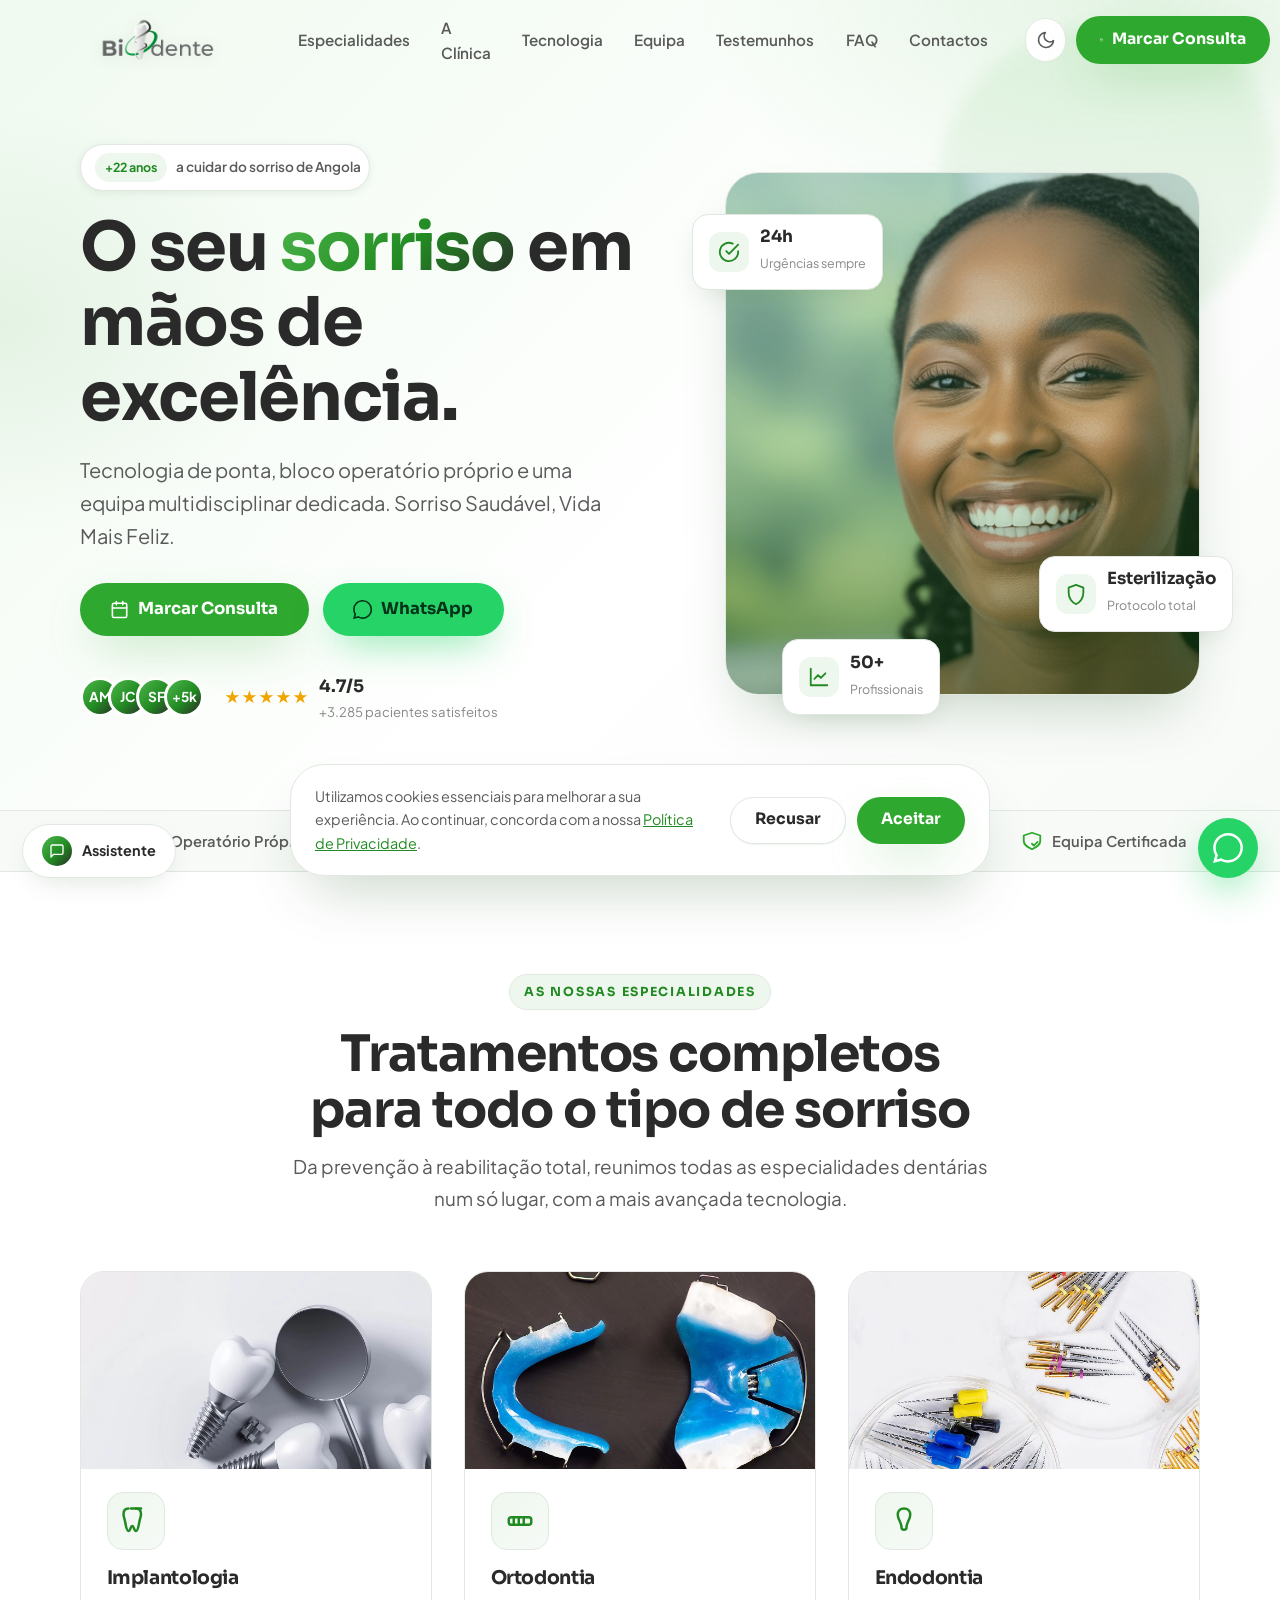
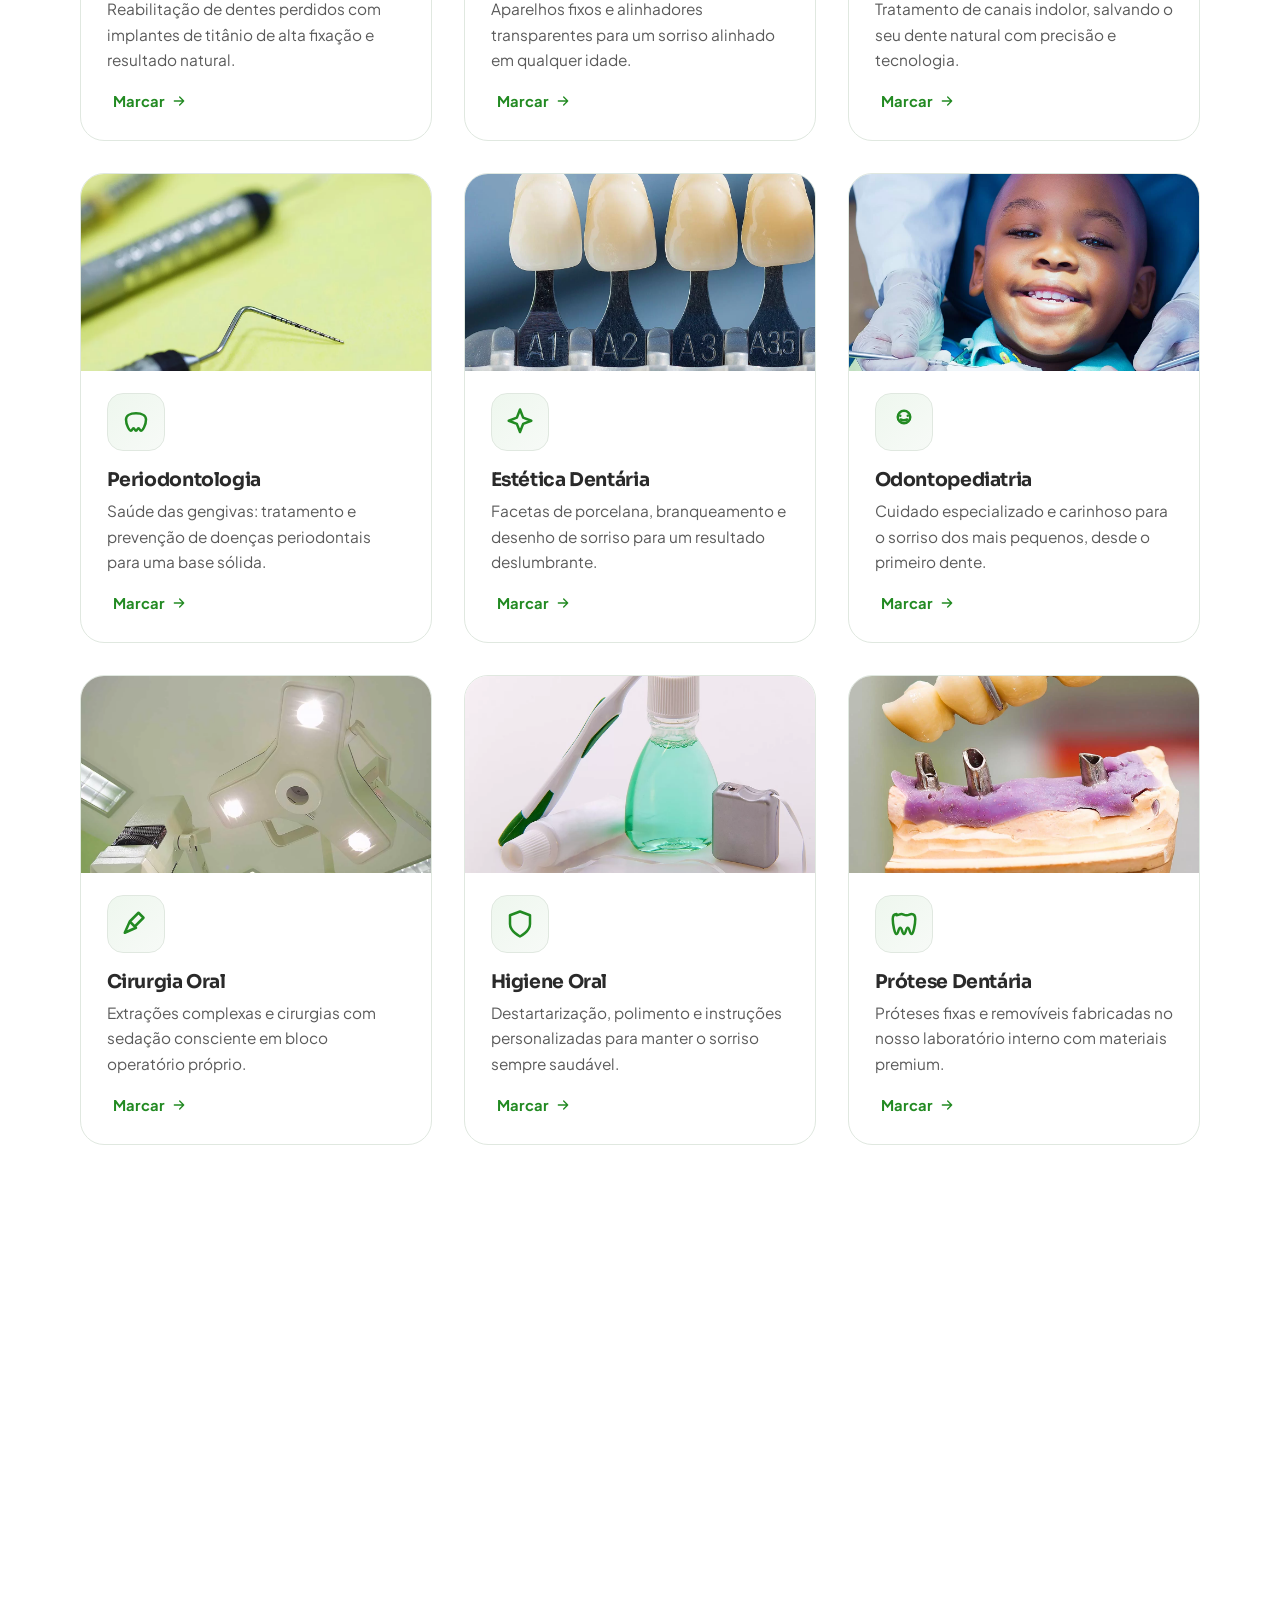
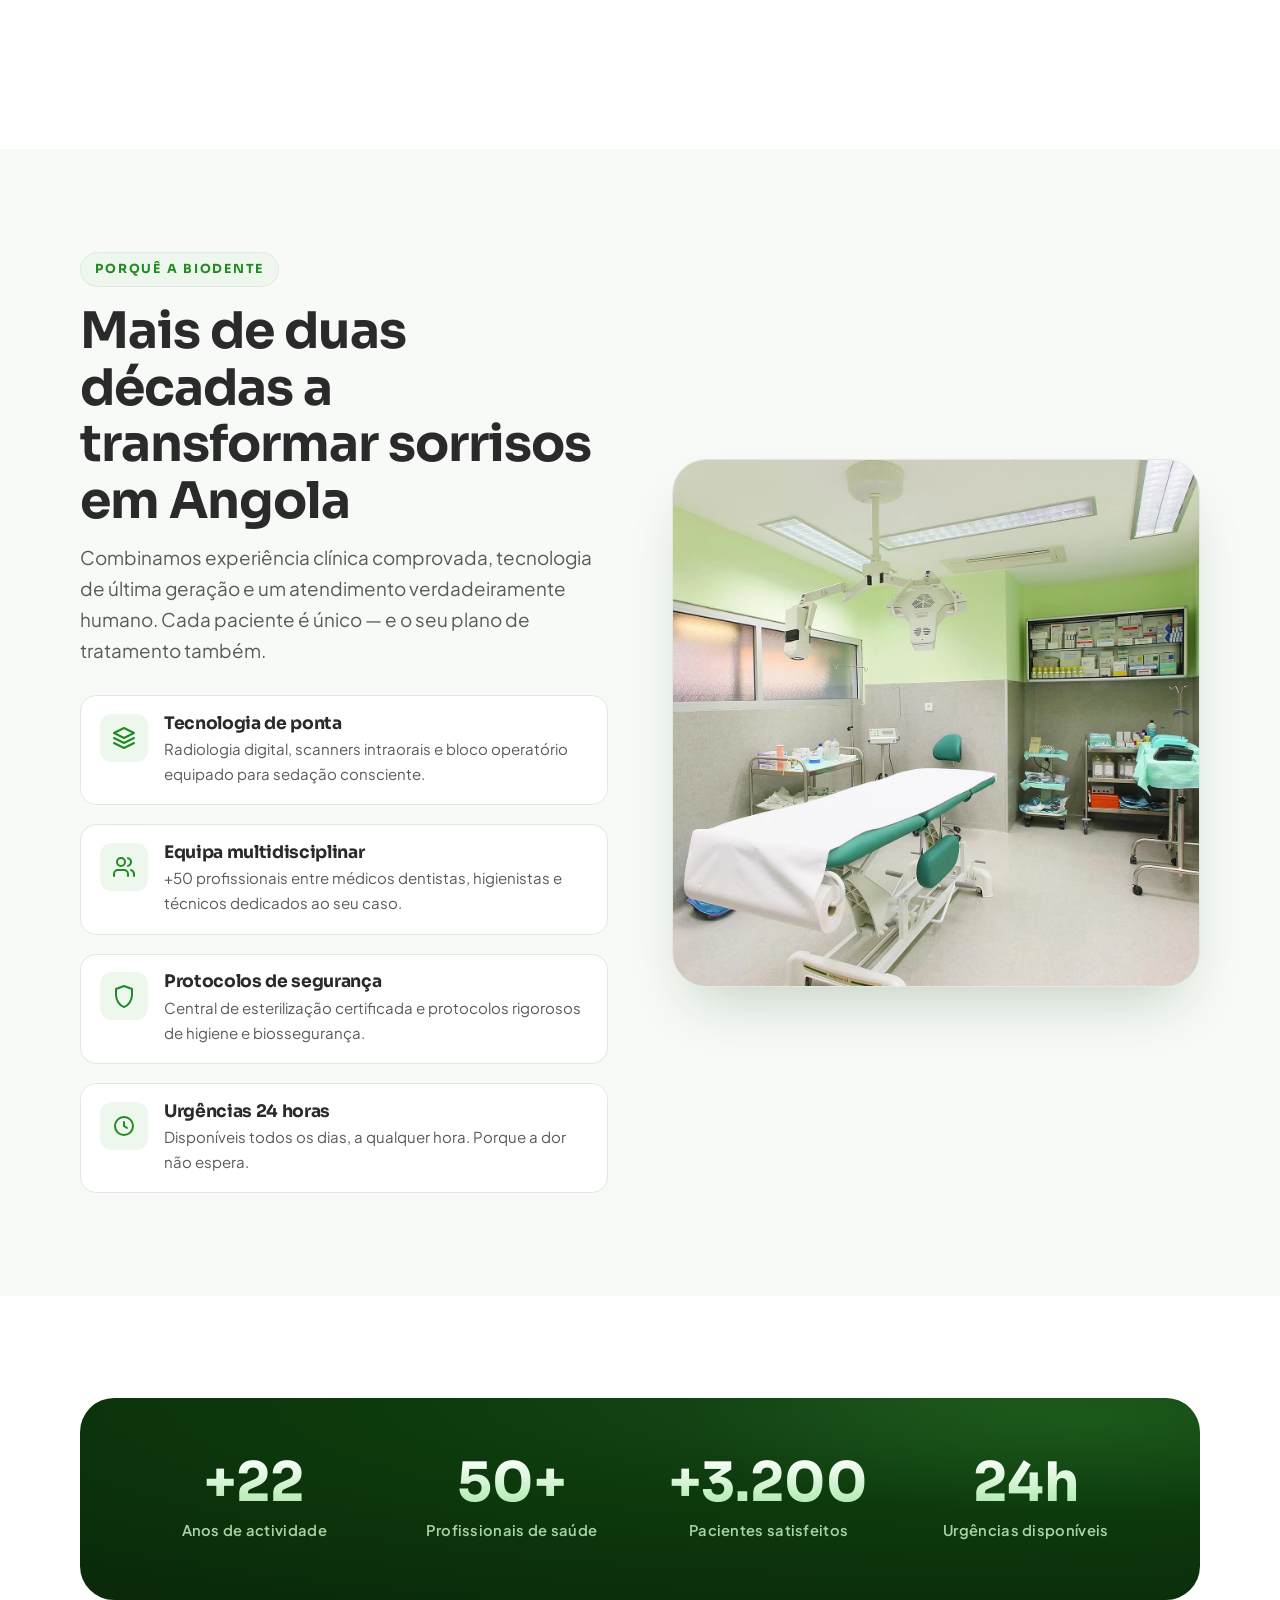
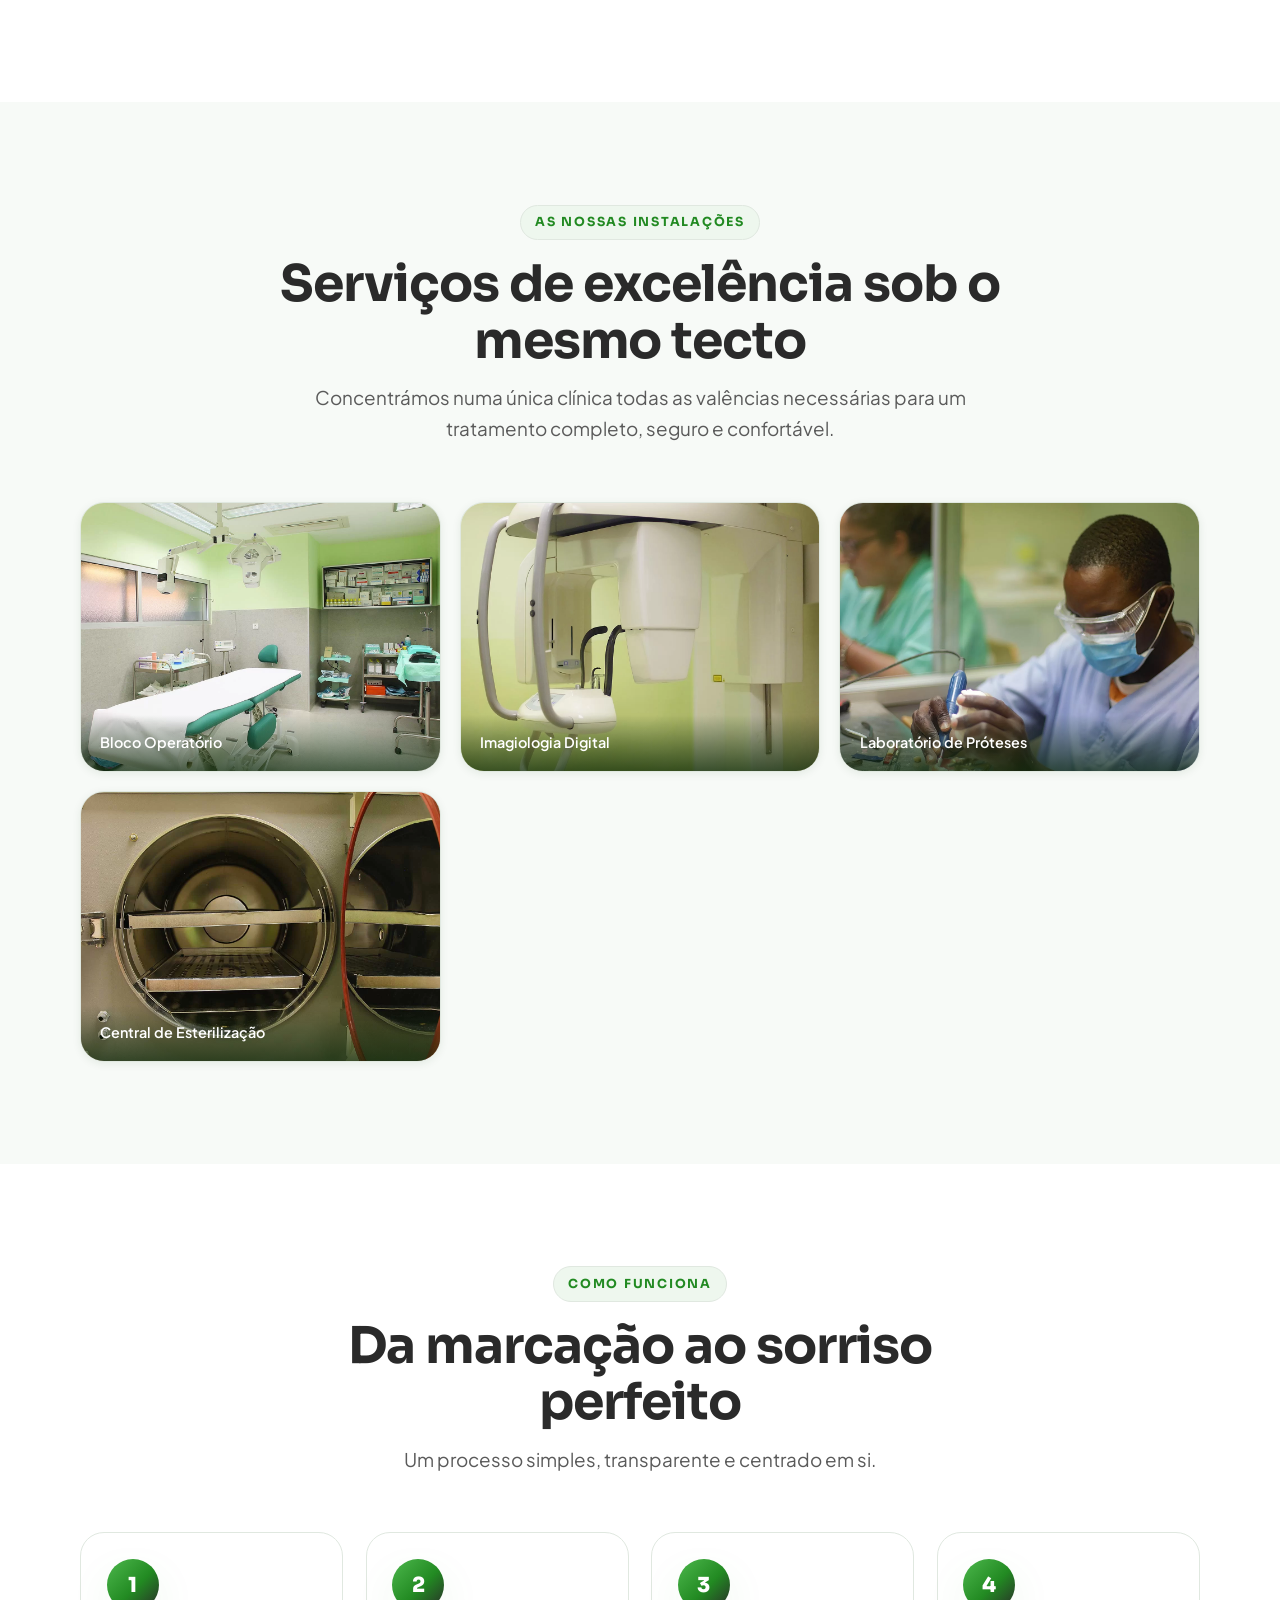
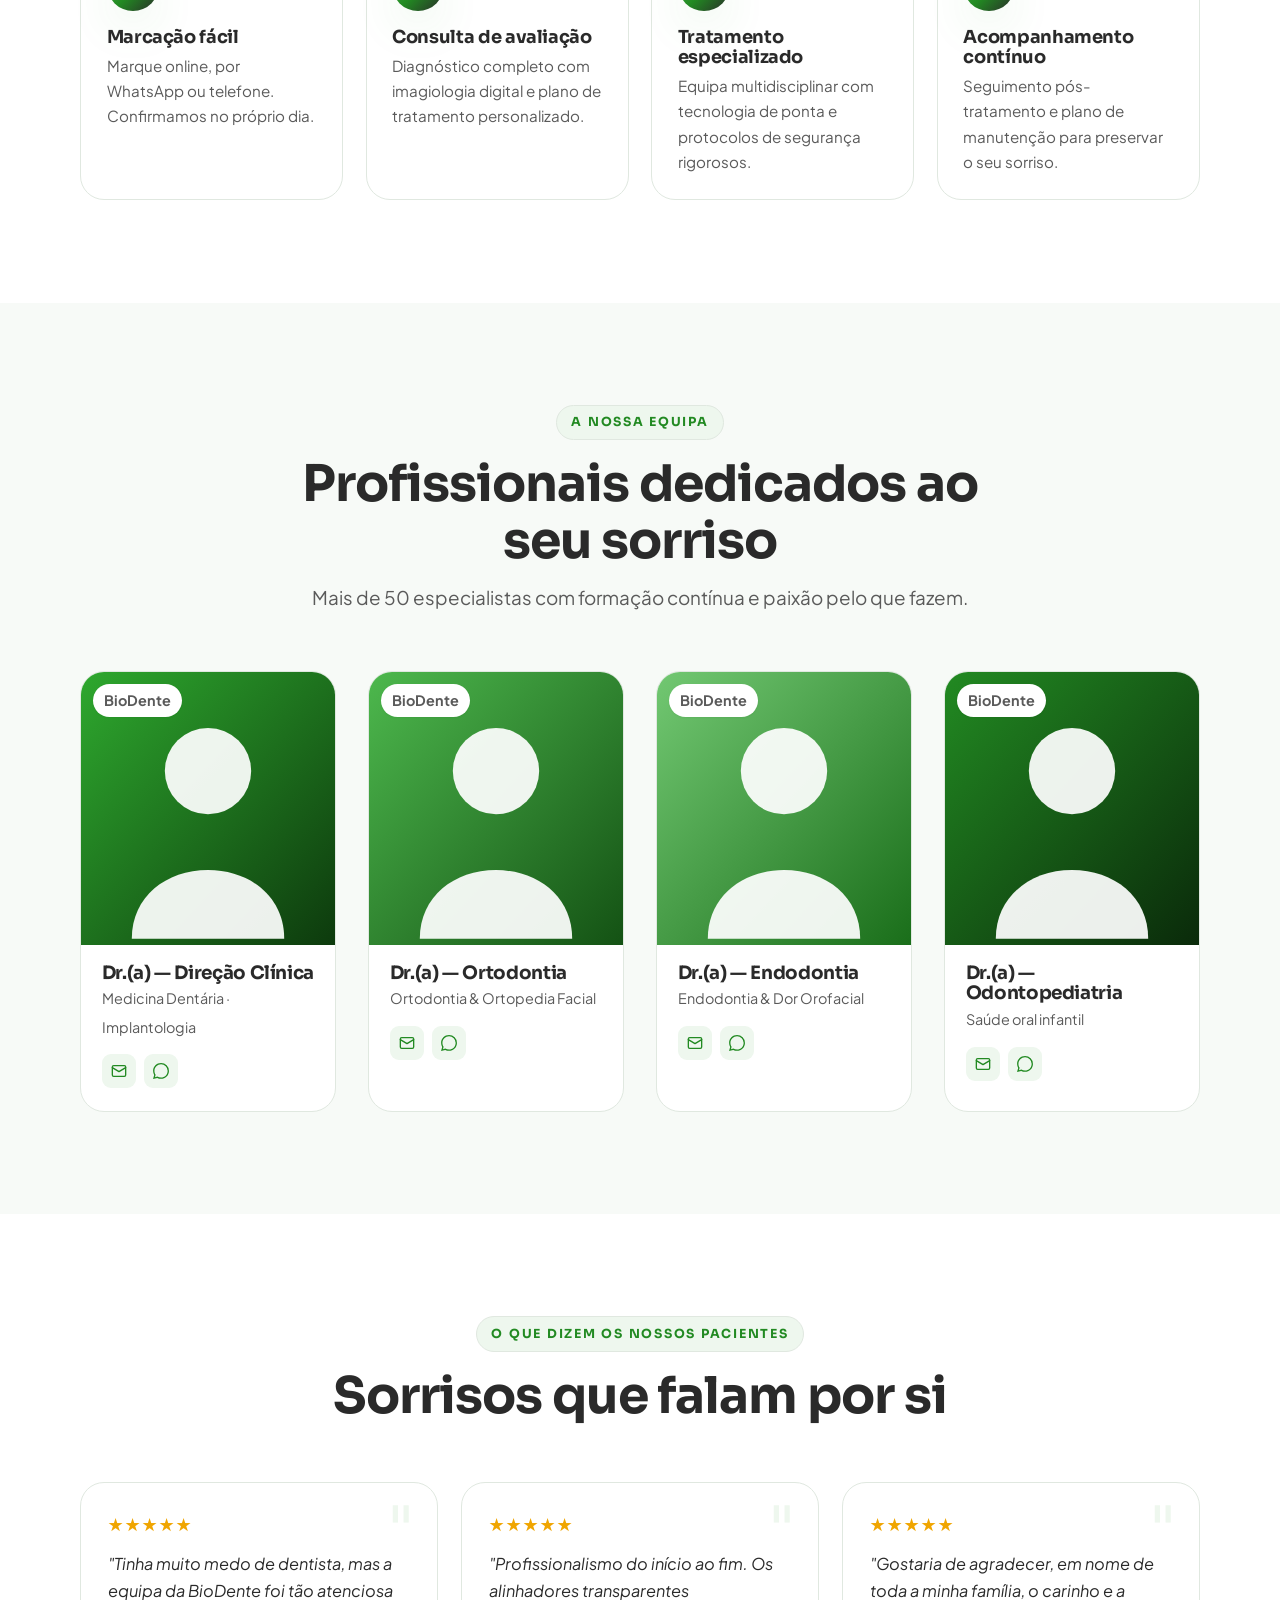
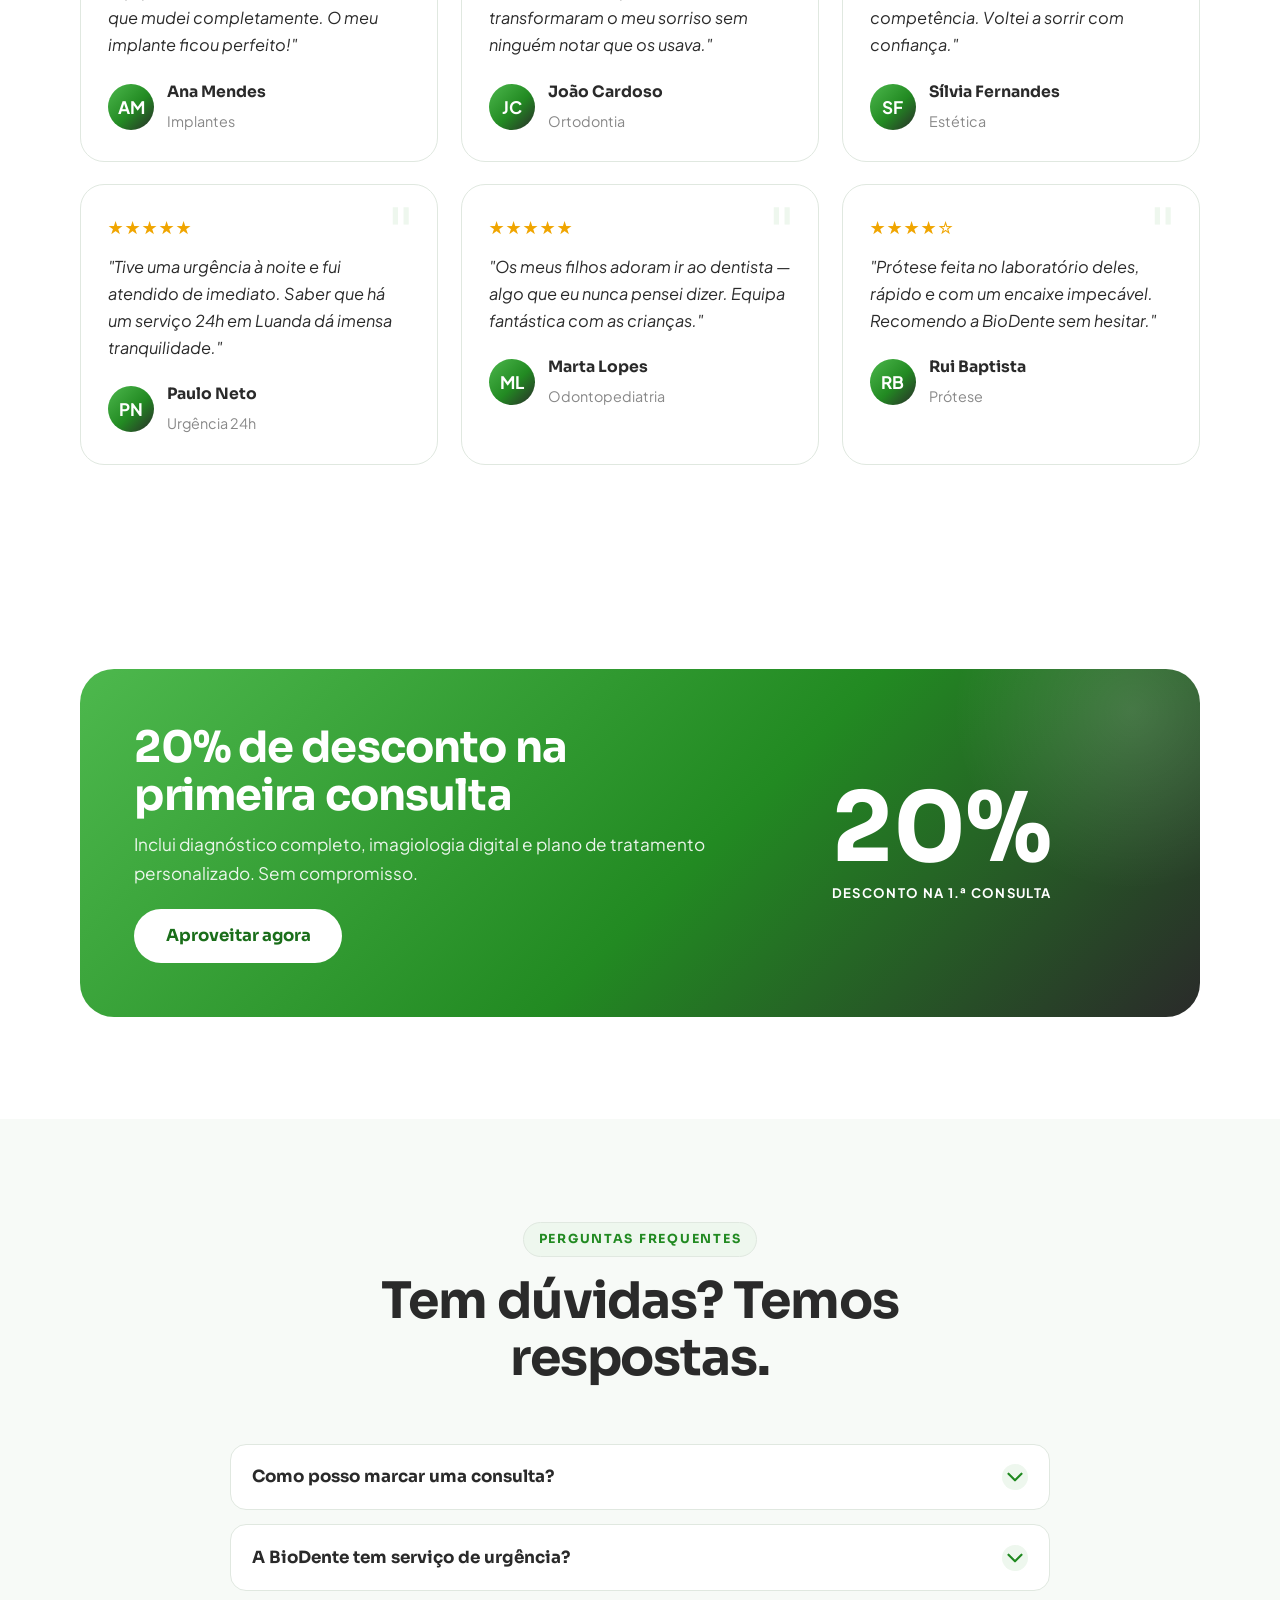
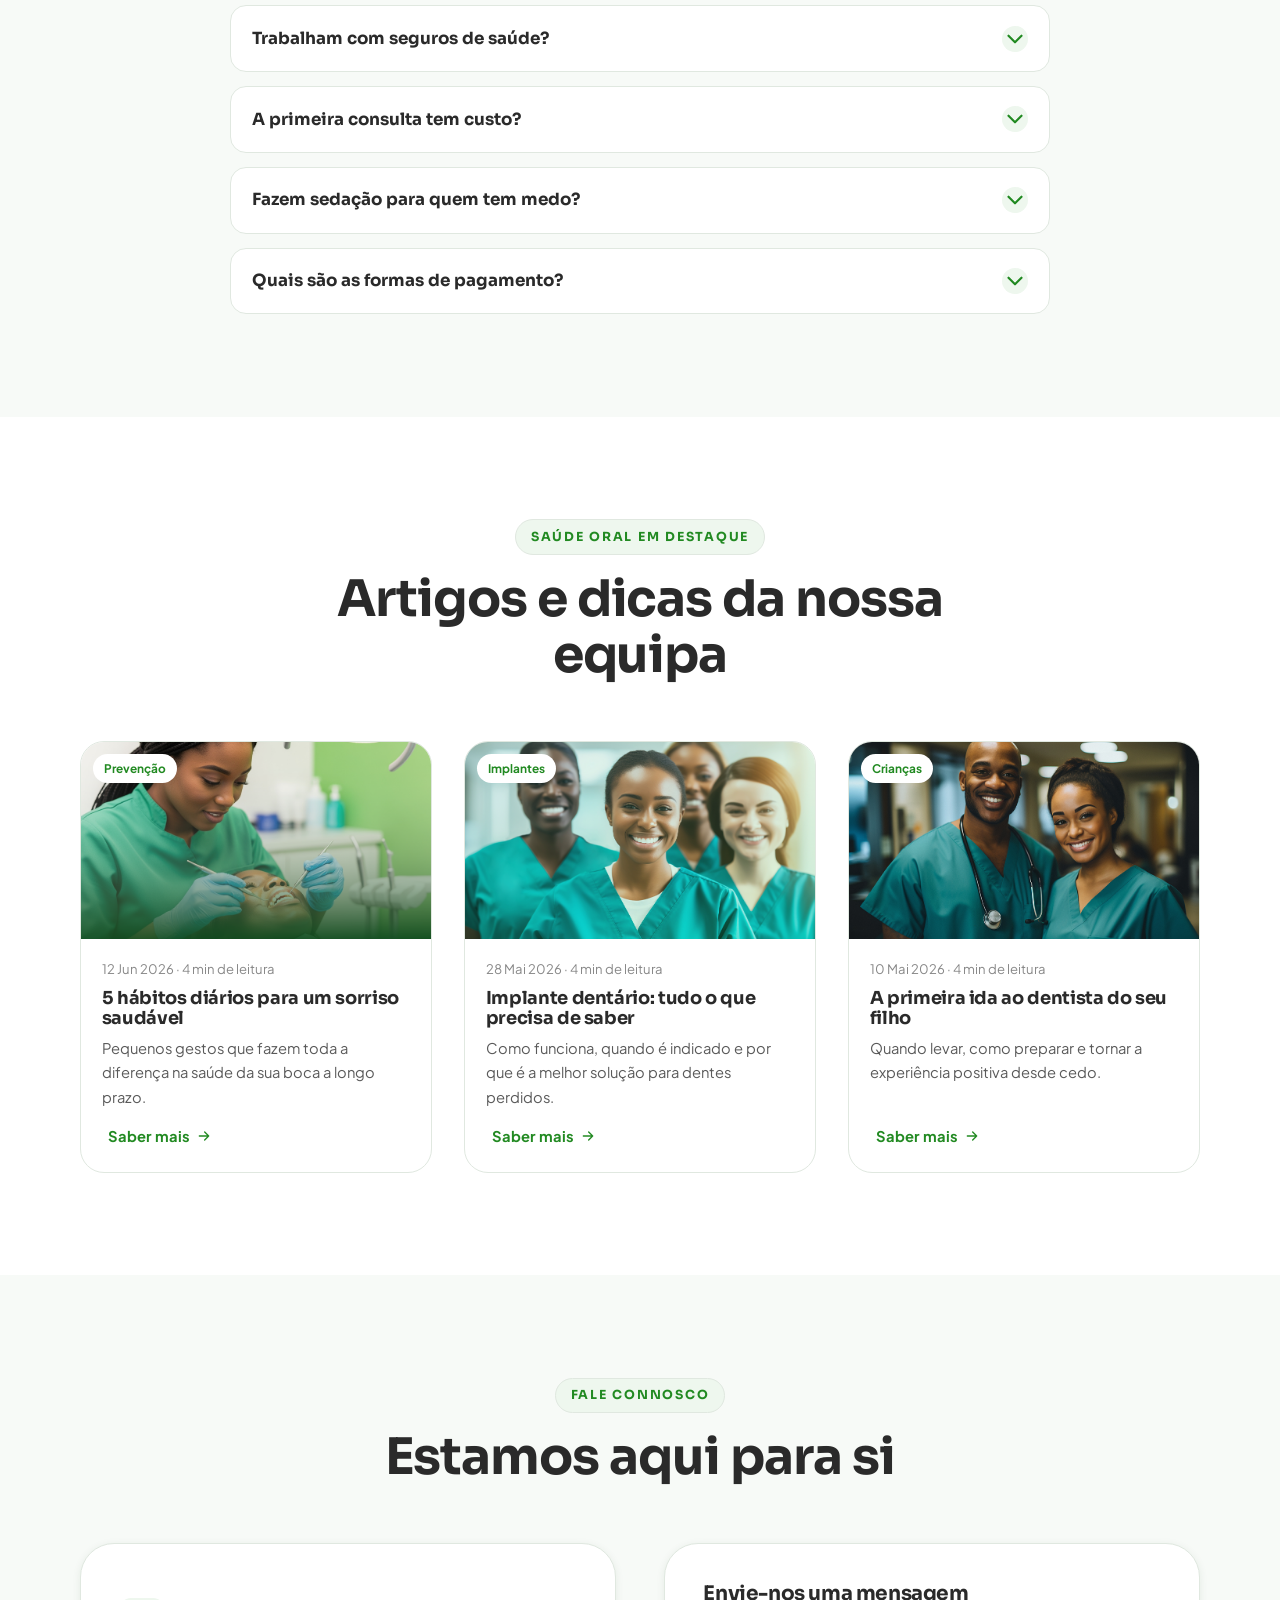
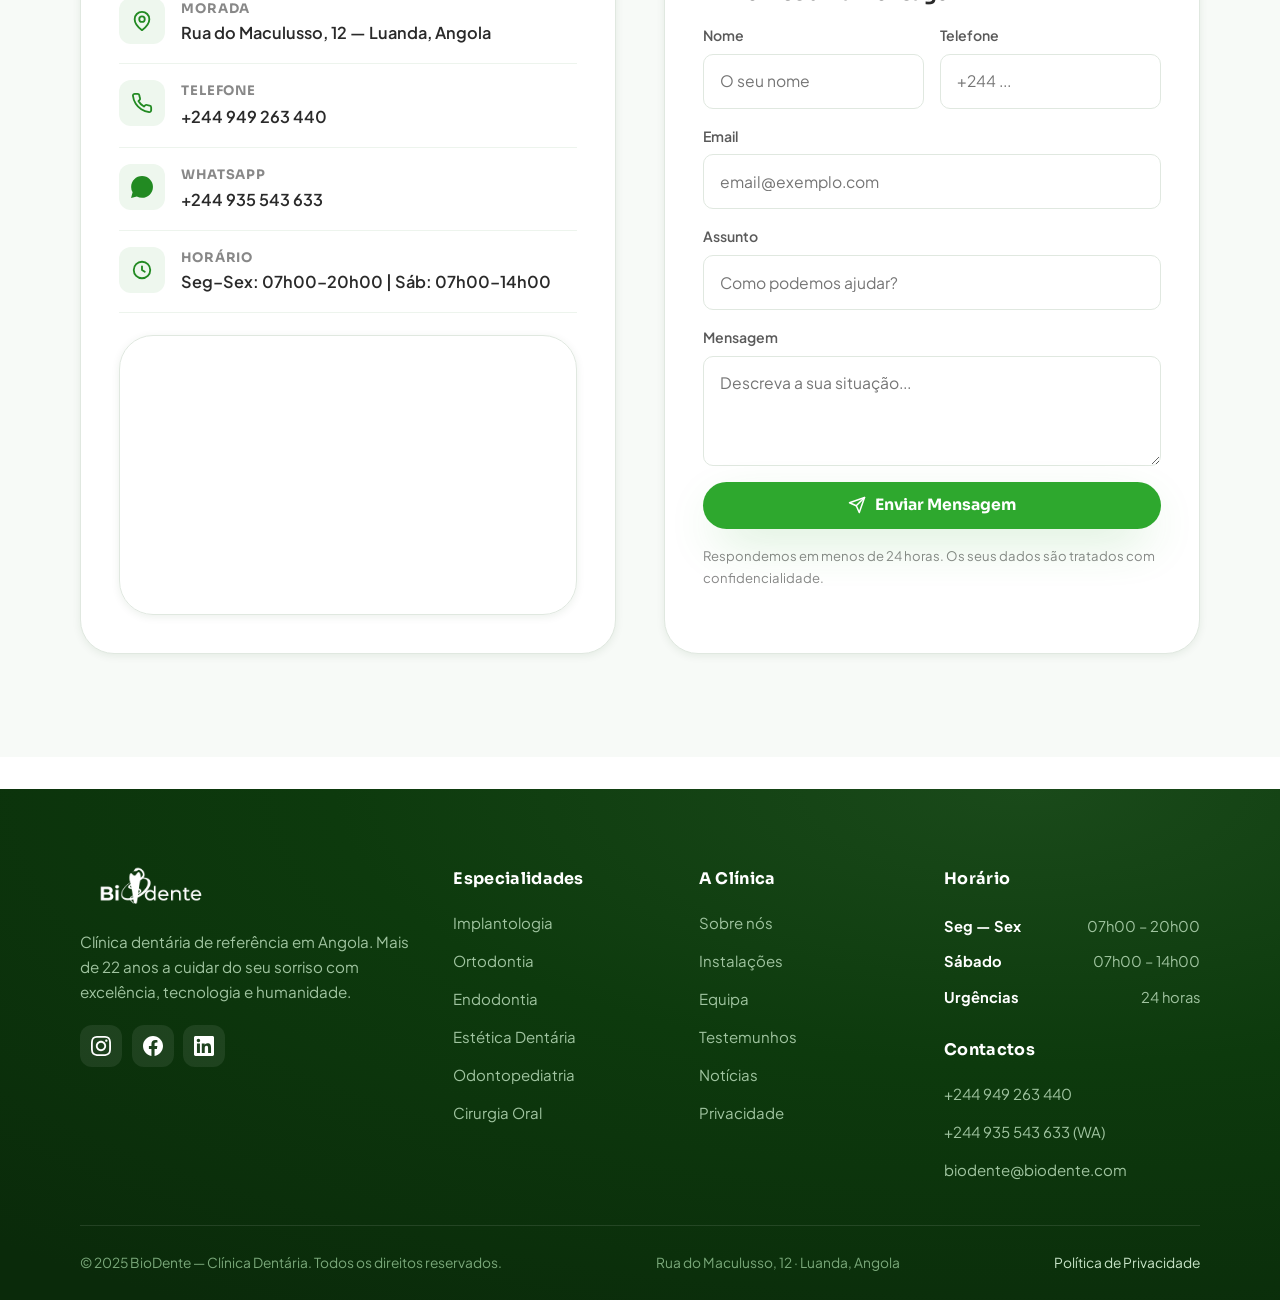
<file: index.html>
<!DOCTYPE html>
<html lang="pt" data-theme="light">
<head>
<meta charset="UTF-8" />
<meta name="viewport" content="width=device-width, initial-scale=1, viewport-fit=cover" />
<meta name="theme-color" content="#2ea82e" media="(prefers-color-scheme: light)" />
<meta name="theme-color" content="#0f1a0f" media="(prefers-color-scheme: dark)" />

<title>BioDente — Clínica Dentária de Excelência em Luanda | Sorriso Saudável</title>
<meta name="description" content="BioDente é a clínica dentária de referência em Luanda, Angola. +22 anos de experiência, tecnologia de ponta, bloco operatório próprio e urgências 24h. Implantes, ortodontia, estética dentária e mais. Marque a sua consulta." />
<meta name="keywords" content="clínica dentária Luanda, dentista Angola, implantes dentários Luanda, ortodontia, BioDente, estética dentária, urgência dentária 24h, Maculusso" />
<meta name="author" content="BioDente — Clínica Dentária" />
<link rel="canonical" href="https://biodente.muds.ao/" />

<!-- Open Graph / Social -->
<meta property="og:type" content="website" />
<meta property="og:locale" content="pt_AO" />
<meta property="og:site_name" content="BioDente" />
<meta property="og:title" content="BioDente — Clínica Dentária de Excelência em Luanda" />
<meta property="og:description" content="Sorriso Saudável, Vida Mais Feliz. +22 anos a cuidar do seu sorriso com tecnologia de ponta em Luanda. Marque a sua consulta hoje." />
<meta property="og:url" content="https://biodente.muds.ao/" />
<meta property="og:image" content="https://biodente.muds.ao/assets/img/brand/logo-full.webp" />
<meta name="twitter:card" content="summary_large_image" />
<meta name="twitter:title" content="BioDente — Clínica Dentária de Excelência em Luanda" />
<meta name="twitter:description" content="Sorriso Saudável, Vida Mais Feliz. Clínica dentária de referência em Angola." />
<meta name="twitter:image" content="https://biodente.muds.ao/assets/img/brand/logo-full.webp" />

<!-- Icons / PWA -->
<link rel="icon" type="image/x-icon" href="assets/img/brand/favicon.ico" />
<link rel="icon" type="image/png" sizes="32x32" href="assets/img/brand/favicon-32.png" />
<link rel="icon" type="image/png" sizes="16x16" href="assets/img/brand/favicon-16.png" />
<link rel="apple-touch-icon" sizes="192x192" href="assets/img/brand/icon-192.png" />
<link rel="manifest" href="manifest.webmanifest" />

<!-- Fonts -->
<link rel="preconnect" href="https://fonts.googleapis.com" />
<link rel="preconnect" href="https://fonts.gstatic.com" crossorigin />
<link href="https://fonts.googleapis.com/css2?family=Plus+Jakarta+Sans:wght@400;500;600;700;800&family=Sora:wght@600;700;800&display=swap" rel="stylesheet" />

<link rel="stylesheet" href="assets/css/styles.css" />

<!-- Structured data: Dentist / MedicalClinic -->
<script type="application/ld+json">
{
  "@context": "https://schema.org",
  "@type": "Dentist",
  "name": "BioDente — Clínica Dentária",
  "image": "https://biodente.muds.ao/assets/img/brand/logo-full.webp",
  "@id": "https://biodente.muds.ao/",
  "url": "https://biodente.muds.ao/",
  "telephone": "+244949263440",
  "slogan": "Sorriso Saudável, Vida Mais Feliz",
  "priceRange": "$$",
  "address": {
    "@type": "PostalAddress",
    "streetAddress": "Rua do Maculusso, 12",
    "addressLocality": "Luanda",
    "addressCountry": "AO"
  },
  "geo": { "@type": "GeoCoordinates", "latitude": -8.815, "longitude": 13.231 },
  "openingHoursSpecification": [
    { "@type": "OpeningHoursSpecification", "dayOfWeek": ["Monday","Tuesday","Wednesday","Thursday","Friday"], "opens": "07:00", "closes": "20:00" },
    { "@type": "OpeningHoursSpecification", "dayOfWeek": "Saturday", "opens": "07:00", "closes": "14:00" }
  ],
  "aggregateRating": { "@type": "AggregateRating", "ratingValue": "4.7", "reviewCount": "3285" },
  "medicalSpecialty": ["Dentistry","Orthodontics","Endodontics","Periodontics","Implantology"],
  "areaServed": "Luanda, Angola",
  "sameAs": [
    "https://www.instagram.com/biodenteangola",
    "https://www.facebook.com/biodenteangola",
    "https://www.linkedin.com/company/biodente-angola"
  ]
}
</script>
</head>
<body>
<a class="skip-link" href="#main">Saltar para o conteúdo</a>
<div class="scroll-progress" id="scrollProgress"></div>

<!-- ============ HEADER ============ -->
<header class="header" id="header">
  <div class="container header__inner">
    <a href="#top" class="brand" aria-label="BioDente — página inicial">
      <img
        src="assets/img/brand/logo-dark.png"
        alt="BioDente — Clínica Dentária"
        class="brand__logo"
        width="160" height="39"
        loading="eager"
      />
    </a>

    <nav class="nav" aria-label="Navegação principal">
      <a href="#servicos">Especialidades</a>
      <a href="#sobre">A Clínica</a>
      <a href="#tecnologia">Tecnologia</a>
      <a href="#equipa">Equipa</a>
      <a href="#testemunhos">Testemunhos</a>
      <a href="#faq">FAQ</a>
      <a href="#contacto">Contactos</a>
    </nav>

    <div class="header__actions">
      <button class="icon-btn theme-toggle" id="themeToggle" aria-label="Alternar tema claro/escuro">
        <svg class="moon" viewBox="0 0 24 24" fill="none" stroke="currentColor" stroke-width="2" stroke-linecap="round" stroke-linejoin="round"><path d="M21 12.8A9 9 0 1 1 11.2 3a7 7 0 0 0 9.8 9.8Z"/></svg>
        <svg class="sun" viewBox="0 0 24 24" fill="none" stroke="currentColor" stroke-width="2" stroke-linecap="round" stroke-linejoin="round"><circle cx="12" cy="12" r="4"/><path d="M12 2v2M12 20v2M4.9 4.9l1.4 1.4M17.7 17.7l1.4 1.4M2 12h2M20 12h2M4.9 19.1l1.4-1.4M17.7 6.3l1.4-1.4"/></svg>
      </button>
      <button class="btn btn--primary" data-open-booking>
        <svg viewBox="0 0 24 24" fill="none" stroke="currentColor" stroke-width="2" stroke-linecap="round" stroke-linejoin="round"><rect x="3" y="4" width="18" height="18" rx="2"/><path d="M16 2v4M8 2v4M3 10h18"/></svg>
        Marcar Consulta
      </button>
      <button class="icon-btn burger" id="burger" aria-label="Abrir menu" aria-expanded="false">
        <svg viewBox="0 0 24 24" fill="none" stroke="currentColor" stroke-width="2" stroke-linecap="round"><path d="M4 7h16M4 12h16M4 17h16"/></svg>
      </button>
    </div>
  </div>
</header>

<!-- Mobile menu -->
<div class="mobile-menu" id="mobileMenu" aria-hidden="true">
  <button class="icon-btn mobile-close" id="mobileClose" aria-label="Fechar menu">
    <svg viewBox="0 0 24 24" fill="none" stroke="currentColor" stroke-width="2" stroke-linecap="round"><path d="M18 6 6 18M6 6l12 12"/></svg>
  </button>
  <a href="#servicos">Especialidades</a>
  <a href="#sobre">A Clínica</a>
  <a href="#tecnologia">Tecnologia</a>
  <a href="#equipa">Equipa</a>
  <a href="#testemunhos">Testemunhos</a>
  <a href="#faq">FAQ</a>
  <a href="#contacto">Contactos</a>
  <button class="btn btn--primary btn--lg" data-open-booking>Marcar Consulta</button>
</div>

<main id="main">
<span id="top"></span>

<!-- ============ HERO ============ -->
<section class="hero">
  <svg class="hero__blob" style="top:-8%;right:-5%;width:480px;opacity:.5" viewBox="0 0 200 200"><path fill="#2ea82e" opacity=".15" d="M44.7,-58.9C57.1,-49.1,65.5,-34.3,68.9,-18.6C72.3,-2.9,70.7,13.7,63.6,27.5C56.5,41.3,43.9,52.3,29.7,59.2C15.5,66.1,-0.3,68.9,-15.9,65.6C-31.5,62.3,-46.9,52.9,-56.6,39.6C-66.3,26.3,-70.3,9.1,-67.9,-6.7C-65.5,-22.5,-56.7,-36.9,-44.7,-46.8C-32.7,-56.7,-17.4,-62.1,-0.7,-61.2C16,-60.3,32,-68.7,44.7,-58.9Z" transform="translate(100 100)"/></svg>
  <div class="container hero__grid">
    <div class="hero__content reveal">
      <span class="hero__badge"><span class="pill">+22 anos</span> a cuidar do sorriso de Angola</span>
      <h1>O seu <span class="text-grad">sorriso</span> em mãos de excelência.</h1>
      <p class="hero__lead">Tecnologia de ponta, bloco operatório próprio e uma equipa multidisciplinar dedicada. Sorriso Saudável, Vida Mais Feliz.</p>
      <div class="hero__cta">
        <button class="btn btn--primary btn--lg" data-open-booking>
          <svg viewBox="0 0 24 24" fill="none" stroke="currentColor" stroke-width="2" stroke-linecap="round" stroke-linejoin="round"><rect x="3" y="4" width="18" height="18" rx="2"/><path d="M16 2v4M8 2v4M3 10h18"/></svg>
          Marcar Consulta
        </button>
        <a class="btn btn--wa btn--lg" href="https://wa.me/244935543633?text=Ol%C3%A1%20BioDente!%20Gostaria%20de%20marcar%20uma%20consulta." target="_blank" rel="noopener">
          <svg viewBox="0 0 24 24" fill="currentColor"><path d="M.06 24l1.69-6.16a11.87 11.87 0 0 1-1.6-5.96C.15 5.32 5.48 0 12.06 0a11.8 11.8 0 0 1 8.41 3.49 11.8 11.8 0 0 1 3.48 8.4c0 6.58-5.34 11.91-11.9 11.91a11.9 11.9 0 0 1-5.7-1.45L.06 24zM6.6 20.13c1.68.99 3.28 1.59 5.45 1.59 5.45 0 9.9-4.43 9.9-9.88a9.83 9.83 0 0 0-2.9-7A9.78 9.78 0 0 0 12.06 2c-5.46 0-9.9 4.43-9.9 9.88 0 2.28.67 3.99 1.79 5.78l-.99 3.61 3.64-1.14z"/></svg>
          WhatsApp
        </a>
      </div>
      <div class="hero__trust">
        <div class="avatars" aria-hidden="true">
          <span>AM</span><span>JC</span><span>SF</span><span>+5k</span>
        </div>
        <div class="hero__rating">
          <span class="stars">★★★★★</span>
          <div><b>4.7/5</b><small>+3.285 pacientes satisfeitos</small></div>
        </div>
      </div>
    </div>

    <div class="hero__visual reveal" data-delay="1">
      <div class="hero__card">
        <img
          src="assets/img/hero/hero-1.png"
          alt="Paciente com sorriso saudável na clínica BioDente"
          loading="eager"
          onerror="this.src='https://images.unsplash.com/photo-1606811841689-23dfddce3e95?auto=format&fit=crop&w=900&q=80'"
        />
        <div class="hero__card-overlay"></div>
      </div>
      <div class="floaty floaty--1">
        <span class="ic"><svg viewBox="0 0 24 24" fill="none" stroke="currentColor" stroke-width="2" stroke-linecap="round" stroke-linejoin="round"><path d="M22 11.08V12a10 10 0 1 1-5.93-9.14"/><path d="m9 11 3 3L22 4"/></svg></span>
        <div><strong>24h</strong><small>Urgências sempre</small></div>
      </div>
      <div class="floaty floaty--2">
        <span class="ic"><svg viewBox="0 0 24 24" fill="none" stroke="currentColor" stroke-width="2" stroke-linecap="round" stroke-linejoin="round"><path d="M12 2 4 5v6c0 5.5 3.8 10.7 8 12 4.2-1.3 8-6.5 8-12V5l-8-3Z"/></svg></span>
        <div><strong>Esterilização</strong><small>Protocolo total</small></div>
      </div>
      <div class="floaty floaty--3">
        <span class="ic"><svg viewBox="0 0 24 24" fill="none" stroke="currentColor" stroke-width="2" stroke-linecap="round" stroke-linejoin="round"><path d="M3 3v18h18"/><path d="m7 14 4-4 3 3 5-5"/></svg></span>
        <div><strong>50+</strong><small>Profissionais</small></div>
      </div>
    </div>
  </div>
</section>

<!-- ============ TRUST BAR ============ -->
<div class="trustbar">
  <div class="container trustbar__inner">
    <span class="trustbar__item"><svg viewBox="0 0 24 24" fill="none" stroke="currentColor" stroke-width="2" stroke-linecap="round" stroke-linejoin="round"><path d="M12 2 4 5v6c0 5.5 3.8 10.7 8 12 4.2-1.3 8-6.5 8-12V5l-8-3Z"/></svg> Bloco Operatório Próprio</span>
    <span class="trustbar__item"><svg viewBox="0 0 24 24" fill="none" stroke="currentColor" stroke-width="2" stroke-linecap="round" stroke-linejoin="round"><path d="M12 8v4l3 2"/><circle cx="12" cy="12" r="9"/></svg> Urgências 24 Horas</span>
    <span class="trustbar__item"><svg viewBox="0 0 24 24" fill="none" stroke="currentColor" stroke-width="2" stroke-linecap="round" stroke-linejoin="round"><path d="M3 7V5a2 2 0 0 1 2-2h2M17 3h2a2 2 0 0 1 2 2v2M21 17v2a2 2 0 0 1-2 2h-2M7 21H5a2 2 0 0 1-2-2v-2"/><circle cx="12" cy="12" r="3"/></svg> Imagiologia Digital</span>
    <span class="trustbar__item"><svg viewBox="0 0 24 24" fill="none" stroke="currentColor" stroke-width="2" stroke-linecap="round" stroke-linejoin="round"><path d="M20 7h-9M14 17H5M17 17a3 3 0 1 0 0-6 3 3 0 0 0 0 6ZM7 13a3 3 0 1 0 0-6 3 3 0 0 0 0 6Z"/></svg> Laboratório Interno</span>
    <span class="trustbar__item"><svg viewBox="0 0 24 24" fill="none" stroke="currentColor" stroke-width="2" stroke-linecap="round" stroke-linejoin="round"><path d="m12 15 2 2 4-4"/><path d="M21 12c0 4-3 6-9 9-6-3-9-5-9-9V6l9-3 9 3v6Z"/></svg> Equipa Certificada</span>
  </div>
</div>

<!-- ============ SERVICES ============ -->
<section class="section" id="servicos">
  <div class="container">
    <div class="section-head center reveal">
      <span class="eyebrow">As nossas especialidades</span>
      <h2 class="section-title">Tratamentos completos para todo o tipo de sorriso</h2>
      <p class="section-sub">Da prevenção à reabilitação total, reunimos todas as especialidades dentárias num só lugar, com a mais avançada tecnologia.</p>
    </div>
    <div class="grid cards" id="servicesGrid"><!-- injected by JS --></div>
  </div>
</section>

<!-- ============ WHY US / ABOUT ============ -->
<section class="section section--tint" id="sobre">
  <div class="container why">
    <div class="reveal">
      <span class="eyebrow">Porquê a BioDente</span>
      <h2 class="section-title">Mais de duas décadas a transformar sorrisos em Angola</h2>
      <p class="section-sub" style="margin-bottom:1.8rem">Combinamos experiência clínica comprovada, tecnologia de última geração e um atendimento verdadeiramente humano. Cada paciente é único — e o seu plano de tratamento também.</p>
      <div class="feature-list">
        <div class="feature">
          <span class="feature__ic"><svg viewBox="0 0 24 24" fill="none" stroke="currentColor" stroke-width="2" stroke-linecap="round" stroke-linejoin="round"><path d="M12 2 2 7l10 5 10-5-10-5Z"/><path d="m2 17 10 5 10-5M2 12l10 5 10-5"/></svg></span>
          <div><h4>Tecnologia de ponta</h4><p>Radiologia digital, scanners intraorais e bloco operatório equipado para sedação consciente.</p></div>
        </div>
        <div class="feature">
          <span class="feature__ic"><svg viewBox="0 0 24 24" fill="none" stroke="currentColor" stroke-width="2" stroke-linecap="round" stroke-linejoin="round"><path d="M16 21v-2a4 4 0 0 0-4-4H6a4 4 0 0 0-4 4v2"/><circle cx="9" cy="7" r="4"/><path d="M22 21v-2a4 4 0 0 0-3-3.87M16 3.13a4 4 0 0 1 0 7.75"/></svg></span>
          <div><h4>Equipa multidisciplinar</h4><p>+50 profissionais entre médicos dentistas, higienistas e técnicos dedicados ao seu caso.</p></div>
        </div>
        <div class="feature">
          <span class="feature__ic"><svg viewBox="0 0 24 24" fill="none" stroke="currentColor" stroke-width="2" stroke-linecap="round" stroke-linejoin="round"><path d="M12 2 4 5v6c0 5.5 3.8 10.7 8 12 4.2-1.3 8-6.5 8-12V5l-8-3Z"/></svg></span>
          <div><h4>Protocolos de segurança</h4><p>Central de esterilização certificada e protocolos rigorosos de higiene e biossegurança.</p></div>
        </div>
        <div class="feature">
          <span class="feature__ic"><svg viewBox="0 0 24 24" fill="none" stroke="currentColor" stroke-width="2" stroke-linecap="round" stroke-linejoin="round"><path d="M12 8v4l3 2"/><circle cx="12" cy="12" r="9"/></svg></span>
          <div><h4>Urgências 24 horas</h4><p>Disponíveis todos os dias, a qualquer hora. Porque a dor não espera.</p></div>
        </div>
      </div>
    </div>
    <div class="why__media reveal" data-delay="1">
      <img
        src="assets/img/clinic/bloco.webp"
        alt="Instalações modernas da BioDente — bloco operatório"
        loading="lazy"
        onerror="this.parentElement.style.background='var(--grad-deep)'"
      />
    </div>
  </div>
</section>

<!-- ============ STATS ============ -->
<section class="section">
  <div class="container">
    <div class="stats reveal">
      <div class="stats__grid">
        <div class="stat"><b>+22</b><span>Anos de actividade</span></div>
        <div class="stat"><b>50+</b><span>Profissionais de saúde</span></div>
        <div class="stat"><b>+3.200</b><span>Pacientes satisfeitos</span></div>
        <div class="stat"><b>24h</b><span>Urgências disponíveis</span></div>
      </div>
    </div>
  </div>
</section>

<!-- ============ TECHNOLOGY ============ -->
<section class="section section--tint" id="tecnologia">
  <div class="container">
    <div class="section-head center reveal">
      <span class="eyebrow">As nossas instalações</span>
      <h2 class="section-title">Serviços de excelência sob o mesmo tecto</h2>
      <p class="section-sub">Concentrámos numa única clínica todas as valências necessárias para um tratamento completo, seguro e confortável.</p>
    </div>
    <div class="gallery reveal">
      <div class="gallery__item">
        <img src="assets/img/clinic/bloco.webp" alt="Bloco Operatório BioDente" loading="lazy" onerror="this.style.display='none'" />
        <div class="gallery__caption">Bloco Operatório</div>
      </div>
      <div class="gallery__item">
        <img src="assets/img/services/imagiologia.webp" alt="Imagiologia Digital BioDente" loading="lazy" onerror="this.style.display='none'" />
        <div class="gallery__caption">Imagiologia Digital</div>
      </div>
      <div class="gallery__item">
        <img src="assets/img/services/laboratorio.webp" alt="Laboratório de Próteses BioDente" loading="lazy" onerror="this.style.display='none'" />
        <div class="gallery__caption">Laboratório de Próteses</div>
      </div>
      <div class="gallery__item">
        <img src="assets/img/clinic/central.webp" alt="Central de Esterilização BioDente" loading="lazy" onerror="this.style.display='none'" />
        <div class="gallery__caption">Central de Esterilização</div>
      </div>
    </div>
  </div>
</section>

<!-- ============ PROCESS ============ -->
<section class="section" id="processo">
  <div class="container">
    <div class="section-head center reveal">
      <span class="eyebrow">Como funciona</span>
      <h2 class="section-title">Da marcação ao sorriso perfeito</h2>
      <p class="section-sub">Um processo simples, transparente e centrado em si.</p>
    </div>
    <div class="steps">
      <div class="step reveal">
        <div class="step__n"></div>
        <h4>Marcação fácil</h4>
        <p>Marque online, por WhatsApp ou telefone. Confirmamos no próprio dia.</p>
      </div>
      <div class="step reveal" data-delay="1">
        <div class="step__n"></div>
        <h4>Consulta de avaliação</h4>
        <p>Diagnóstico completo com imagiologia digital e plano de tratamento personalizado.</p>
      </div>
      <div class="step reveal" data-delay="2">
        <div class="step__n"></div>
        <h4>Tratamento especializado</h4>
        <p>Equipa multidisciplinar com tecnologia de ponta e protocolos de segurança rigorosos.</p>
      </div>
      <div class="step reveal" data-delay="3">
        <div class="step__n"></div>
        <h4>Acompanhamento contínuo</h4>
        <p>Seguimento pós-tratamento e plano de manutenção para preservar o seu sorriso.</p>
      </div>
    </div>
  </div>
</section>

<!-- ============ TEAM ============ -->
<section class="section section--tint" id="equipa">
  <div class="container">
    <div class="section-head center reveal">
      <span class="eyebrow">A nossa equipa</span>
      <h2 class="section-title">Profissionais dedicados ao seu sorriso</h2>
      <p class="section-sub">Mais de 50 especialistas com formação contínua e paixão pelo que fazem.</p>
    </div>
    <div class="grid team-grid" id="teamGrid"><!-- injected by JS --></div>
  </div>
</section>

<!-- ============ TESTIMONIALS ============ -->
<section class="section" id="testemunhos">
  <div class="container">
    <div class="section-head center reveal">
      <span class="eyebrow">O que dizem os nossos pacientes</span>
      <h2 class="section-title">Sorrisos que falam por si</h2>
    </div>
    <div class="testi-track" id="testiTrack"><!-- injected by JS --></div>
  </div>
</section>

<!-- ============ PROMO BANNER ============ -->
<section class="section">
  <div class="container">
    <div class="promo reveal">
      <div>
        <h2>20% de desconto na primeira consulta</h2>
        <p>Inclui diagnóstico completo, imagiologia digital e plano de tratamento personalizado. Sem compromisso.</p>
        <button class="btn btn--white btn--lg" data-open-booking>Aproveitar agora</button>
      </div>
      <div class="promo__discount">
        <b>20%</b>
        <span>Desconto na 1.ª consulta</span>
      </div>
    </div>
  </div>
</section>

<!-- ============ FAQ ============ -->
<section class="section section--tint" id="faq">
  <div class="container">
    <div class="section-head center reveal">
      <span class="eyebrow">Perguntas frequentes</span>
      <h2 class="section-title">Tem dúvidas? Temos respostas.</h2>
    </div>
    <div class="faq" id="faqList"><!-- injected by JS --></div>
  </div>
</section>

<!-- ============ BLOG ============ -->
<section class="section" id="blog">
  <div class="container">
    <div class="section-head center reveal">
      <span class="eyebrow">Saúde oral em destaque</span>
      <h2 class="section-title">Artigos e dicas da nossa equipa</h2>
    </div>
    <div class="grid posts" id="postsGrid"><!-- injected by JS --></div>
  </div>
</section>

<!-- ============ CONTACT ============ -->
<section class="section section--tint" id="contacto">
  <div class="container">
    <div class="section-head center reveal">
      <span class="eyebrow">Fale connosco</span>
      <h2 class="section-title">Estamos aqui para si</h2>
    </div>
    <div class="contact">
      <div class="contact__panel reveal">
        <div class="info-row">
          <span class="ic"><svg viewBox="0 0 24 24" fill="none" stroke="currentColor" stroke-width="2" stroke-linecap="round" stroke-linejoin="round"><path d="M20 10c0 6-8 12-8 12S4 16 4 10a8 8 0 0 1 16 0Z"/><circle cx="12" cy="10" r="3"/></svg></span>
          <div><b>Morada</b><p>Rua do Maculusso, 12 — Luanda, Angola</p></div>
        </div>
        <div class="info-row">
          <span class="ic"><svg viewBox="0 0 24 24" fill="none" stroke="currentColor" stroke-width="2" stroke-linecap="round" stroke-linejoin="round"><path d="M22 16.9v3a2 2 0 0 1-2.2 2 19.8 19.8 0 0 1-8.6-3.1 19.5 19.5 0 0 1-6-6 19.8 19.8 0 0 1-3.1-8.7A2 2 0 0 1 4.1 2h3a2 2 0 0 1 2 1.7 12.8 12.8 0 0 0 .7 2.8 2 2 0 0 1-.4 2.1L8.1 9.9a16 16 0 0 0 6 6l1.3-1.3a2 2 0 0 1 2.1-.4 12.8 12.8 0 0 0 2.8.7A2 2 0 0 1 22 16.9Z"/></svg></span>
          <div><b>Telefone</b><a href="tel:+244949263440">+244 949 263 440</a></div>
        </div>
        <div class="info-row">
          <span class="ic"><svg viewBox="0 0 24 24" fill="currentColor"><path d="M.06 24l1.69-6.16a11.87 11.87 0 0 1-1.6-5.96C.15 5.32 5.48 0 12.06 0a11.8 11.8 0 0 1 8.41 3.49 11.8 11.8 0 0 1 3.48 8.4c0 6.58-5.34 11.91-11.9 11.91a11.9 11.9 0 0 1-5.7-1.45L.06 24z"/></svg></span>
          <div><b>WhatsApp</b><a href="https://wa.me/244935543633" target="_blank" rel="noopener">+244 935 543 633</a></div>
        </div>
        <div class="info-row">
          <span class="ic"><svg viewBox="0 0 24 24" fill="none" stroke="currentColor" stroke-width="2" stroke-linecap="round" stroke-linejoin="round"><path d="M12 8v4l3 2"/><circle cx="12" cy="12" r="9"/></svg></span>
          <div><b>Horário</b><p>Seg–Sex: 07h00–20h00 | Sáb: 07h00–14h00</p></div>
        </div>
        <div class="map-embed">
          <iframe
            src="https://www.google.com/maps/embed?pb=!1m18!1m12!1m3!1d3942.4!2d13.231!3d-8.815!2m3!1f0!2f0!3f0!3m2!1i1024!2i768!4f13.1!3m3!1m2!1s0x0%3A0x0!2zOMKwNDknMTAuNSJTIDEzwrAxMycxMi4wIkU!5e0!3m2!1spt!2sao!4v1"
            loading="lazy" title="Localização BioDente" allowfullscreen
          ></iframe>
        </div>
      </div>
      <div class="contact__panel reveal" data-delay="1">
        <h3 style="margin-bottom:1.2rem">Envie-nos uma mensagem</h3>
        <form class="form" id="contactForm">
          <div class="row">
            <div class="field"><label for="c-name">Nome</label><input id="c-name" type="text" required placeholder="O seu nome" /></div>
            <div class="field"><label for="c-phone">Telefone</label><input id="c-phone" type="tel" placeholder="+244 ..." /></div>
          </div>
          <div class="field"><label for="c-email">Email</label><input id="c-email" type="email" placeholder="email@exemplo.com" /></div>
          <div class="field"><label for="c-subject">Assunto</label><input id="c-subject" type="text" placeholder="Como podemos ajudar?" /></div>
          <div class="field"><label for="c-msg">Mensagem</label><textarea id="c-msg" placeholder="Descreva a sua situação..."></textarea></div>
          <button type="submit" class="btn btn--primary btn--block">
            <svg viewBox="0 0 24 24" fill="none" stroke="currentColor" stroke-width="2" stroke-linecap="round" stroke-linejoin="round"><path d="m22 2-7 20-4-9-9-4 20-7Z"/><path d="M22 2 11 13"/></svg>
            Enviar Mensagem
          </button>
          <p class="form__note">Respondemos em menos de 24 horas. Os seus dados são tratados com confidencialidade.</p>
        </form>
      </div>
    </div>
  </div>
</section>

</main>

<!-- ============ FOOTER ============ -->
<footer class="footer">
  <div class="container">
    <div class="footer__top">
      <div>
        <a href="#top" class="brand" aria-label="BioDente">
          <img
            src="assets/img/brand/logo-white.png"
            alt="BioDente"
            class="brand__logo brand__logo--white"
            width="140" height="34"
            loading="lazy"
          />
        </a>
        <p class="footer__about">Clínica dentária de referência em Angola. Mais de 22 anos a cuidar do seu sorriso com excelência, tecnologia e humanidade.</p>
        <div class="footer__socials">
          <a href="https://www.instagram.com/biodenteangola" target="_blank" rel="noopener" aria-label="Instagram">
            <svg viewBox="0 0 24 24" fill="currentColor"><path d="M12 2.163c3.204 0 3.584.012 4.85.07 3.252.148 4.771 1.691 4.919 4.919.058 1.265.069 1.645.069 4.849 0 3.205-.012 3.584-.069 4.849-.149 3.225-1.664 4.771-4.919 4.919-1.266.058-1.644.07-4.85.07-3.204 0-3.584-.012-4.849-.07-3.26-.149-4.771-1.699-4.919-4.92-.058-1.265-.07-1.644-.07-4.849 0-3.204.013-3.583.07-4.849.149-3.227 1.664-4.771 4.919-4.919 1.266-.057 1.645-.069 4.849-.069zm0-2.163c-3.259 0-3.667.014-4.947.072-4.358.2-6.78 2.618-6.98 6.98-.059 1.281-.073 1.689-.073 4.948 0 3.259.014 3.668.072 4.948.2 4.358 2.618 6.78 6.98 6.98 1.281.058 1.689.072 4.948.072 3.259 0 3.668-.014 4.948-.072 4.354-.2 6.782-2.618 6.979-6.98.059-1.28.073-1.689.073-4.948 0-3.259-.014-3.667-.072-4.947-.196-4.354-2.617-6.78-6.979-6.98-1.281-.059-1.69-.073-4.949-.073zm0 5.838c-3.403 0-6.162 2.759-6.162 6.162s2.759 6.163 6.162 6.163 6.162-2.759 6.162-6.163c0-3.403-2.759-6.162-6.162-6.162zm0 10.162c-2.209 0-4-1.79-4-4 0-2.209 1.791-4 4-4s4 1.791 4 4c0 2.21-1.791 4-4 4zm6.406-11.845c-.796 0-1.441.645-1.441 1.44s.645 1.44 1.441 1.44c.795 0 1.439-.645 1.439-1.44s-.644-1.44-1.439-1.44z"/></svg>
          </a>
          <a href="https://www.facebook.com/biodenteangola" target="_blank" rel="noopener" aria-label="Facebook">
            <svg viewBox="0 0 24 24" fill="currentColor"><path d="M24 12.073c0-6.627-5.373-12-12-12s-12 5.373-12 12c0 5.99 4.388 10.954 10.125 11.854v-8.385H7.078v-3.47h3.047V9.43c0-3.007 1.792-4.669 4.533-4.669 1.312 0 2.686.235 2.686.235v2.953H15.83c-1.491 0-1.956.925-1.956 1.874v2.25h3.328l-.532 3.47h-2.796v8.385C19.612 23.027 24 18.062 24 12.073z"/></svg>
          </a>
          <a href="https://www.linkedin.com/company/biodente-angola" target="_blank" rel="noopener" aria-label="LinkedIn">
            <svg viewBox="0 0 24 24" fill="currentColor"><path d="M20.447 20.452h-3.554v-5.569c0-1.328-.027-3.037-1.852-3.037-1.853 0-2.136 1.445-2.136 2.939v5.667H9.351V9h3.414v1.561h.046c.477-.9 1.637-1.85 3.37-1.85 3.601 0 4.267 2.37 4.267 5.455v6.286zM5.337 7.433c-1.144 0-2.063-.926-2.063-2.065 0-1.138.92-2.063 2.063-2.063 1.14 0 2.064.925 2.064 2.063 0 1.139-.925 2.065-2.064 2.065zm1.782 13.019H3.555V9h3.564v11.452zM22.225 0H1.771C.792 0 0 .774 0 1.729v20.542C0 23.227.792 24 1.771 24h20.451C23.2 24 24 23.227 24 22.271V1.729C24 .774 23.2 0 22.222 0h.003z"/></svg>
          </a>
        </div>
      </div>
      <div>
        <h5>Especialidades</h5>
        <ul class="footer__links">
          <li><a href="#servicos">Implantologia</a></li>
          <li><a href="#servicos">Ortodontia</a></li>
          <li><a href="#servicos">Endodontia</a></li>
          <li><a href="#servicos">Estética Dentária</a></li>
          <li><a href="#servicos">Odontopediatria</a></li>
          <li><a href="#servicos">Cirurgia Oral</a></li>
        </ul>
      </div>
      <div>
        <h5>A Clínica</h5>
        <ul class="footer__links">
          <li><a href="#sobre">Sobre nós</a></li>
          <li><a href="#tecnologia">Instalações</a></li>
          <li><a href="#equipa">Equipa</a></li>
          <li><a href="#testemunhos">Testemunhos</a></li>
          <li><a href="#blog">Notícias</a></li>
          <li><a href="privacidade.html">Privacidade</a></li>
        </ul>
      </div>
      <div>
        <h5>Horário</h5>
        <ul class="footer__hours">
          <li><b>Seg — Sex</b><span>07h00 – 20h00</span></li>
          <li><b>Sábado</b><span>07h00 – 14h00</span></li>
          <li><b>Urgências</b><span>24 horas</span></li>
        </ul>
        <h5 style="margin-top:1.4rem">Contactos</h5>
        <ul class="footer__links">
          <li><a href="tel:+244949263440">+244 949 263 440</a></li>
          <li><a href="https://wa.me/244935543633" target="_blank" rel="noopener">+244 935 543 633 (WA)</a></li>
          <li><a href="mailto:biodente@biodente.com">biodente@biodente.com</a></li>
        </ul>
      </div>
    </div>
    <div class="footer__bottom">
      <span>© 2025 BioDente — Clínica Dentária. Todos os direitos reservados.</span>
      <span>Rua do Maculusso, 12 · Luanda, Angola</span>
      <a href="privacidade.html">Política de Privacidade</a>
    </div>
  </div>
</footer>

<!-- WhatsApp FAB -->
<a class="fab-wa" href="https://wa.me/244935543633?text=Ol%C3%A1%20BioDente!%20Gostaria%20de%20marcar%20uma%20consulta." target="_blank" rel="noopener" aria-label="Contactar via WhatsApp">
  <svg viewBox="0 0 24 24" fill="currentColor"><path d="M.06 24l1.69-6.16a11.87 11.87 0 0 1-1.6-5.96C.15 5.32 5.48 0 12.06 0a11.8 11.8 0 0 1 8.41 3.49 11.8 11.8 0 0 1 3.48 8.4c0 6.58-5.34 11.91-11.9 11.91a11.9 11.9 0 0 1-5.7-1.45L.06 24zM6.6 20.13c1.68.99 3.28 1.59 5.45 1.59 5.45 0 9.9-4.43 9.9-9.88a9.83 9.83 0 0 0-2.9-7A9.78 9.78 0 0 0 12.06 2c-5.46 0-9.9 4.43-9.9 9.88 0 2.28.67 3.99 1.79 5.78l-.99 3.61 3.64-1.14z"/></svg>
</a>

<!-- Back to top -->
<button class="to-top" id="toTop" aria-label="Voltar ao topo">
  <svg viewBox="0 0 24 24" fill="none" stroke="currentColor" stroke-width="2" stroke-linecap="round" stroke-linejoin="round"><path d="m18 15-6-6-6 6"/></svg>
</button>

<!-- Chat assistant -->
<button class="chat-fab" id="chatFab"><span class="dot"><svg viewBox="0 0 24 24" fill="none" stroke="currentColor" stroke-width="2" stroke-linecap="round" stroke-linejoin="round"><path d="M21 15a2 2 0 0 1-2 2H7l-4 4V5a2 2 0 0 1 2-2h14a2 2 0 0 1 2 2Z"/></svg></span><span>Assistente</span></button>
<div class="chat-panel" id="chatPanel" aria-hidden="true">
  <div class="chat-head">
    <span class="av"><svg viewBox="0 0 24 24" fill="none" stroke="#fff" stroke-width="2" stroke-linecap="round" stroke-linejoin="round"><path d="M21 15a2 2 0 0 1-2 2H7l-4 4V5a2 2 0 0 1 2-2h14a2 2 0 0 1 2 2Z"/></svg></span>
    <div><b>Assistente BioDente</b><small>Online agora</small></div>
    <button class="x" id="chatClose" aria-label="Fechar assistente"><svg viewBox="0 0 24 24" fill="none" stroke="currentColor" stroke-width="2" stroke-linecap="round"><path d="M18 6 6 18M6 6l12 12"/></svg></button>
  </div>
  <div class="chat-body" id="chatBody"></div>
  <div class="chat-quick" id="chatQuick"></div>
</div>

<!-- ============ BOOKING MODAL ============ -->
<div class="modal" id="bookingModal" role="dialog" aria-modal="true" aria-labelledby="bookingTitle">
  <div class="modal__overlay" data-close-booking></div>
  <div class="modal__dialog">
    <div class="modal__head">
      <button class="modal__close" data-close-booking aria-label="Fechar"><svg viewBox="0 0 24 24" fill="none" stroke="currentColor" stroke-width="2" stroke-linecap="round"><path d="M18 6 6 18M6 6l12 12"/></svg></button>
      <h3 id="bookingTitle">Marcar Consulta</h3>
      <p>Rápido e sem compromisso. Confirmamos por WhatsApp.</p>
    </div>
    <div class="modal__body">
      <div class="steps-dots"><span class="active"></span><span></span><span></span></div>

      <!-- Step 1: service -->
      <div class="modal__step active" data-step="1">
        <p style="font-weight:600;margin-bottom:.9rem">1. Qual o tratamento pretendido?</p>
        <div class="choice-grid" id="bkServices"></div>
        <div class="modal__nav"><span></span><button class="btn btn--primary" data-next disabled>Continuar</button></div>
      </div>

      <!-- Step 2: date/time -->
      <div class="modal__step" data-step="2">
        <p style="font-weight:600;margin-bottom:.9rem">2. Quando lhe é mais conveniente?</p>
        <div class="field"><label for="bk-date">Data preferida</label><input id="bk-date" type="date" /></div>
        <div class="field" style="margin-top:.8rem"><label for="bk-period">Período</label>
          <select id="bk-period"><option>Manhã (07h–12h)</option><option>Tarde (12h–17h)</option><option>Fim de tarde (17h–20h)</option></select>
        </div>
        <div class="modal__nav"><button class="btn btn--ghost" data-prev>Voltar</button><button class="btn btn--primary" data-next>Continuar</button></div>
      </div>

      <!-- Step 3: contact -->
      <div class="modal__step" data-step="3">
        <p style="font-weight:600;margin-bottom:.9rem">3. Os seus dados</p>
        <div class="field"><label for="bk-name">Nome completo</label><input id="bk-name" type="text" required placeholder="O seu nome" /></div>
        <div class="field" style="margin-top:.8rem"><label for="bk-phone">Telefone / WhatsApp</label><input id="bk-phone" type="tel" required placeholder="+244 ..." /></div>
        <div class="modal__nav"><button class="btn btn--ghost" data-prev>Voltar</button><button class="btn btn--wa" id="bkConfirm">Confirmar no WhatsApp</button></div>
      </div>

      <!-- Success -->
      <div class="modal__step" data-step="done">
        <div class="booking-success">
          <div class="check"><svg viewBox="0 0 24 24" fill="none" stroke="currentColor" stroke-width="2.5" stroke-linecap="round" stroke-linejoin="round"><path d="M20 6 9 17l-5-5"/></svg></div>
          <h3>Pedido pronto a enviar!</h3>
          <p style="color:var(--text-soft);margin-top:.5rem">Abrimos o WhatsApp com a sua marcação pré-preenchida. Basta enviar para confirmarmos consigo.</p>
          <a class="btn btn--wa btn--lg" id="bkWhatsLink" target="_blank" rel="noopener" style="margin-top:1.2rem">Abrir WhatsApp</a>
        </div>
      </div>
    </div>
  </div>
</div>

<!-- Cookie banner -->
<div class="cookie" id="cookie">
  <p>Utilizamos cookies essenciais para melhorar a sua experiência. Ao continuar, concorda com a nossa <a href="privacidade.html">Política de Privacidade</a>.</p>
  <div class="cookie__btns">
    <button class="btn btn--ghost" id="cookieReject">Recusar</button>
    <button class="btn btn--primary" id="cookieAccept">Aceitar</button>
  </div>
</div>

<script src="assets/js/main.js" defer></script>
</body>
</html>
</file>
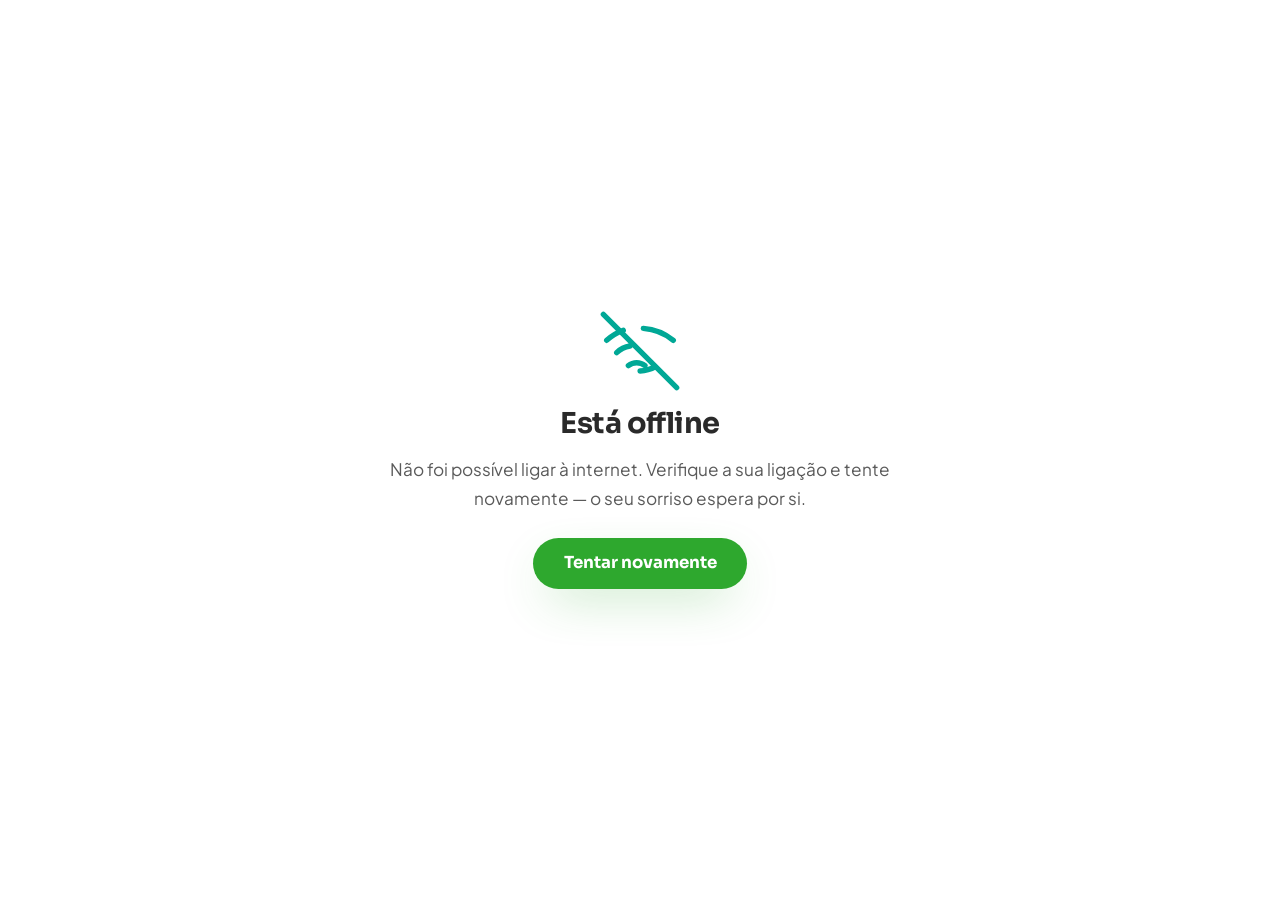
<file: offline.html>
<!DOCTYPE html>
<html lang="pt" data-theme="light">
<head>
<meta charset="UTF-8" />
<meta name="viewport" content="width=device-width, initial-scale=1" />
<title>Sem ligação — BioDente</title>
<meta name="robots" content="noindex" />
<link rel="icon" type="image/svg+xml" href="assets/img/favicon.svg" />
<link href="https://fonts.googleapis.com/css2?family=Plus+Jakarta+Sans:wght@400;600;700;800&family=Sora:wght@700;800&display=swap" rel="stylesheet" />
<link rel="stylesheet" href="assets/css/styles.css" />
<style>.nf{min-height:100vh;display:grid;place-items:center;text-align:center;padding:2rem}.nf h1{font-size:1.8rem;margin:1rem 0}.nf p{color:var(--text-soft);max-width:40ch;margin:0 auto 1.6rem}</style>
</head>
<body>
<main class="nf">
  <div>
    <svg width="80" height="80" viewBox="0 0 24 24" fill="none" stroke="#00a896" stroke-width="1.6" stroke-linecap="round" stroke-linejoin="round" style="margin:0 auto"><path d="M1 1l22 22M16.7 16.7A11 11 0 0 1 12 18M5 12.5a7 7 0 0 1 4-2M2 8.8a16 16 0 0 1 5-3M22 8.8a16 16 0 0 0-9-3.6M8.5 16.4a4 4 0 0 1 5 0"/></svg>
    <h1>Está offline</h1>
    <p>Não foi possível ligar à internet. Verifique a sua ligação e tente novamente — o seu sorriso espera por si.</p>
    <a href="index.html" class="btn btn--primary btn--lg">Tentar novamente</a>
  </div>
</main>
</body>
</html>
</file>
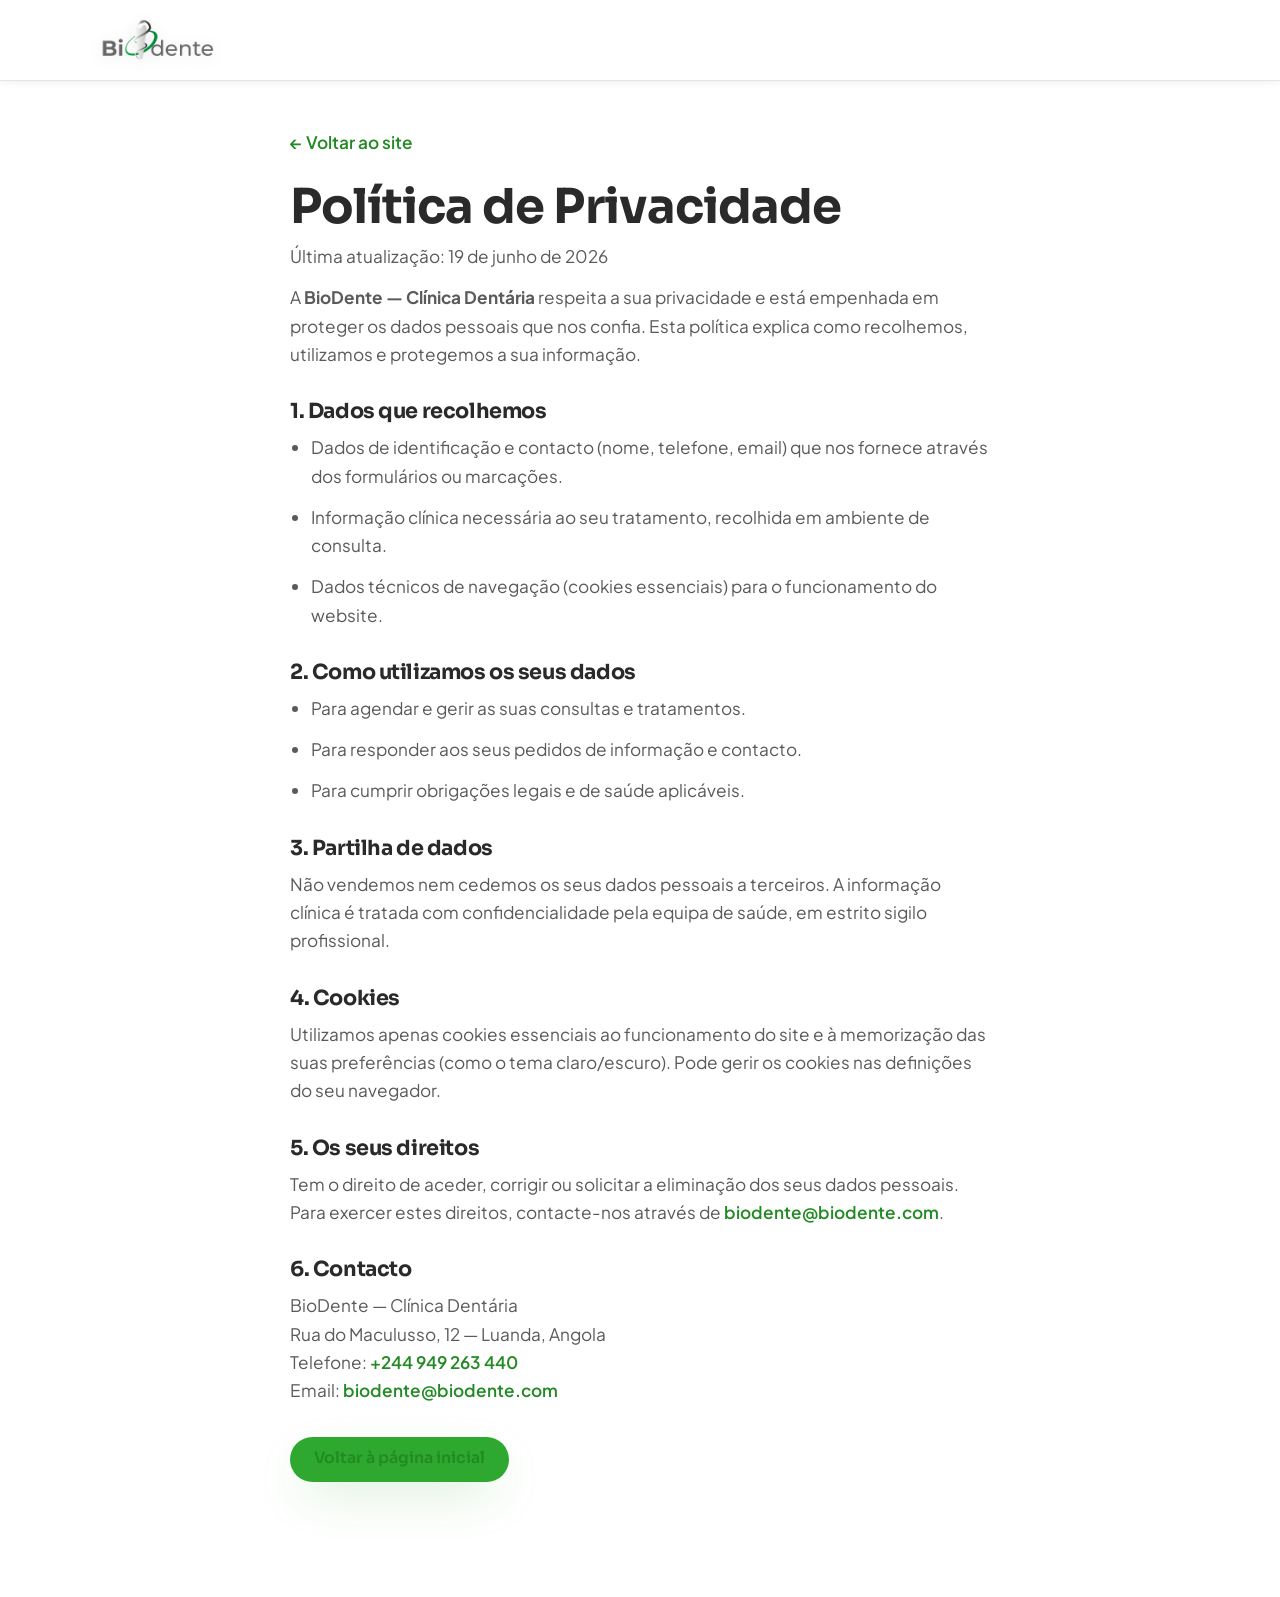
<file: privacidade.html>
<!DOCTYPE html>
<html lang="pt" data-theme="light">
<head>
<meta charset="UTF-8" />
<meta name="viewport" content="width=device-width, initial-scale=1" />
<title>Política de Privacidade — BioDente</title>
<meta name="description" content="Política de Privacidade da BioDente — Clínica Dentária, Luanda." />
<meta name="robots" content="index,follow" />
<link rel="icon" type="image/x-icon" href="assets/img/brand/favicon.ico" />
<link rel="icon" type="image/png" sizes="32x32" href="assets/img/brand/favicon-32.png" />
<link href="https://fonts.googleapis.com/css2?family=Plus+Jakarta+Sans:wght@400;500;600;700;800&family=Sora:wght@600;700;800&display=swap" rel="stylesheet" />
<link rel="stylesheet" href="assets/css/styles.css" />
<style>
  .legal { max-width: 780px; margin-inline: auto; padding-top: calc(var(--header-h) + 3rem); }
  .legal h1 { font-size: clamp(2rem, 1.4rem + 3vw, 3rem); margin-bottom: .5rem; }
  .legal h2 { font-size: 1.3rem; margin: 2rem 0 .6rem; }
  .legal p, .legal li { color: var(--text-soft); margin-bottom: .8rem; }
  .legal ul { list-style: disc; padding-left: 1.3rem; }
  .legal a { color: var(--primary-d); font-weight: 600; }
  .back { display: inline-flex; align-items: center; gap: .4rem; margin-bottom: 1.5rem; font-weight: 700; color: var(--primary-d); }
</style>
</head>
<body>
<header class="header is-stuck" id="header">
  <div class="container header__inner">
    <a href="index.html" class="brand" aria-label="BioDente — página inicial">
      <img src="assets/img/brand/logo-dark.png" alt="BioDente" class="brand__logo" width="140" height="34" loading="eager" />
    </a>
  </div>
</header>

<main class="container legal section">
  <a href="index.html" class="back">← Voltar ao site</a>
  <h1>Política de Privacidade</h1>
  <p>Última atualização: 19 de junho de 2026</p>

  <p>A <strong>BioDente — Clínica Dentária</strong> respeita a sua privacidade e está empenhada em proteger os dados pessoais que nos confia. Esta política explica como recolhemos, utilizamos e protegemos a sua informação.</p>

  <h2>1. Dados que recolhemos</h2>
  <ul>
    <li>Dados de identificação e contacto (nome, telefone, email) que nos fornece através dos formulários ou marcações.</li>
    <li>Informação clínica necessária ao seu tratamento, recolhida em ambiente de consulta.</li>
    <li>Dados técnicos de navegação (cookies essenciais) para o funcionamento do website.</li>
  </ul>

  <h2>2. Como utilizamos os seus dados</h2>
  <ul>
    <li>Para agendar e gerir as suas consultas e tratamentos.</li>
    <li>Para responder aos seus pedidos de informação e contacto.</li>
    <li>Para cumprir obrigações legais e de saúde aplicáveis.</li>
  </ul>

  <h2>3. Partilha de dados</h2>
  <p>Não vendemos nem cedemos os seus dados pessoais a terceiros. A informação clínica é tratada com confidencialidade pela equipa de saúde, em estrito sigilo profissional.</p>

  <h2>4. Cookies</h2>
  <p>Utilizamos apenas cookies essenciais ao funcionamento do site e à memorização das suas preferências (como o tema claro/escuro). Pode gerir os cookies nas definições do seu navegador.</p>

  <h2>5. Os seus direitos</h2>
  <p>Tem o direito de aceder, corrigir ou solicitar a eliminação dos seus dados pessoais. Para exercer estes direitos, contacte-nos através de <a href="mailto:biodente@biodente.com">biodente@biodente.com</a>.</p>

  <h2>6. Contacto</h2>
  <p>BioDente — Clínica Dentária<br />Rua do Maculusso, 12 — Luanda, Angola<br />Telefone: <a href="tel:+244949263440">+244 949 263 440</a><br />Email: <a href="mailto:biodente@biodente.com">biodente@biodente.com</a></p>

  <p style="margin-top:2rem"><a href="index.html" class="btn btn--primary">Voltar à página inicial</a></p>
</main>
</body>
</html>
</file>
<file: assets/css/styles.css>
/* =========================================================================
   BioDente — Clínica Dentária | Design System v2
   Author: am26dev (MUDS)
   Brand-aligned, premium, accessible, high-performance design system.
   ========================================================================= */

/* ---------- Design Tokens ---------- */
:root {
  /* Brand palette — verde institucional BioDente */
  --green-50:  #f0faf0;
  --green-100: #d4f0d4;
  --green-200: #a8e0a8;
  --green-300: #72c872;
  --green-400: #4db84d;
  --green-500: #2ea82e;   /* verde principal da marca */
  --green-600: #228a22;   /* verde escuro */
  --green-700: #1a6e1a;
  --green-800: #145214;
  --green-900: #0d3a0d;

  /* Cinzas premium da marca */
  --gray-50:  #f9f9f9;
  --gray-100: #f2f2f2;
  --gray-200: #e5e5e5;
  --gray-300: #d0d0d0;
  --gray-400: #a8a8a8;
  --gray-500: #808080;
  --gray-600: #5a5a5a;   /* cinza texto da marca */
  --gray-700: #404040;
  --gray-800: #2a2a2a;
  --gray-900: #1a1a1a;

  /* Semantic (light theme default) */
  --bg:          #ffffff;
  --bg-soft:     #f7faf7;
  --bg-elev:     #ffffff;
  --bg-tint:     #eef7ee;
  --surface:     #ffffff;
  --text:        #2a2a2a;
  --text-soft:   #5a5a5a;
  --text-mute:   #888888;
  --border:      #e0e8e0;
  --border-soft: #edf4ed;

  --primary:     var(--green-500);
  --primary-ink: #ffffff;
  --primary-d:   var(--green-600);
  --primary-l:   var(--green-400);
  --accent:      var(--green-300);
  --deep:        var(--gray-900);

  --ring: 0 0 0 4px rgba(46, 168, 46, .22);

  /* Gradients */
  --grad-brand: linear-gradient(135deg, var(--green-400) 0%, var(--green-600) 55%, var(--gray-800) 100%);
  --grad-soft:  linear-gradient(135deg, #eef7ee 0%, #f7faf7 100%);
  --grad-deep:  radial-gradient(120% 120% at 80% 0%, #1a4a1a 0%, #0d3a0d 45%, #0a2a0a 100%);
  --grad-hero:  linear-gradient(135deg, #f0faf0 0%, #ffffff 60%, #f7faf7 100%);

  /* Shadows */
  --sh-xs: 0 1px 2px rgba(0, 60, 0, .06);
  --sh-sm: 0 2px 8px rgba(0, 60, 0, .08);
  --sh-md: 0 10px 30px -12px rgba(0, 60, 0, .18);
  --sh-lg: 0 30px 60px -20px rgba(0, 60, 0, .22);
  --sh-glow: 0 18px 50px -16px rgba(46, 168, 46, .45);

  /* Radii */
  --r-sm: 10px;
  --r-md: 16px;
  --r-lg: 24px;
  --r-xl: 34px;
  --r-full: 999px;

  /* Type */
  --font-sans: "Plus Jakarta Sans", "Segoe UI", system-ui, -apple-system, Roboto, Helvetica, Arial, sans-serif;
  --font-display: "Sora", "Plus Jakarta Sans", system-ui, sans-serif;

  /* Layout */
  --container: 1200px;
  --gutter: clamp(1rem, 4vw, 2.5rem);
  --header-h: 80px;

  --ease: cubic-bezier(.22, 1, .36, 1);
  --ease-in-out: cubic-bezier(.65, 0, .35, 1);
}

[data-theme="dark"] {
  --bg:          #0f1a0f;
  --bg-soft:     #141f14;
  --bg-elev:     #182018;
  --bg-tint:     #1c2a1c;
  --surface:     #182018;
  --text:        #edf5ed;
  --text-soft:   #a8c4a8;
  --text-mute:   #7a9a7a;
  --border:      #243024;
  --border-soft: #1c281c;
  --primary:     var(--green-400);
  --primary-ink: #0d3a0d;
  --primary-d:   var(--green-300);
  --grad-soft:   linear-gradient(135deg, #141f14 0%, #101810 100%);
  --sh-md: 0 10px 30px -12px rgba(0, 0, 0, .55);
  --sh-lg: 0 30px 60px -20px rgba(0, 0, 0, .6);
}

/* ---------- Reset & Base ---------- */
*, *::before, *::after { box-sizing: border-box; }
* { margin: 0; }
html { -webkit-text-size-adjust: 100%; scroll-behavior: smooth; }
@media (prefers-reduced-motion: reduce) {
  html { scroll-behavior: auto; }
  *, *::before, *::after { animation-duration: .001ms !important; transition-duration: .001ms !important; }
}
body {
  font-family: var(--font-sans);
  background: var(--bg);
  color: var(--text);
  line-height: 1.65;
  font-size: clamp(1rem, .96rem + .2vw, 1.075rem);
  -webkit-font-smoothing: antialiased;
  text-rendering: optimizeLegibility;
  overflow-x: hidden;
  transition: background .4s var(--ease), color .4s var(--ease);
}
img, svg, video { display: block; max-width: 100%; height: auto; }
a { color: inherit; text-decoration: none; }
button { font: inherit; cursor: pointer; border: 0; background: none; color: inherit; }
ul { list-style: none; padding: 0; }
:focus-visible { outline: none; box-shadow: var(--ring); border-radius: 6px; }
::selection { background: var(--green-200); color: var(--green-900); }

h1, h2, h3, h4 { font-family: var(--font-display); line-height: 1.12; font-weight: 700; letter-spacing: -.02em; color: var(--text); }

/* ---------- Layout helpers ---------- */
.container { width: 100%; max-width: var(--container); margin-inline: auto; padding-inline: var(--gutter); }
.section { padding-block: clamp(4rem, 8vw, 7.5rem); position: relative; }
.section--tint { background: var(--bg-soft); }
.grid { display: grid; gap: clamp(1.2rem, 2.5vw, 2rem); }
.center { text-align: center; }
.skip-link {
  position: absolute; left: 12px; top: -60px; z-index: 200;
  background: var(--primary); color: var(--primary-ink); padding: .7rem 1.1rem;
  border-radius: var(--r-sm); transition: top .2s var(--ease); font-weight: 600;
}
.skip-link:focus { top: 12px; }

/* ---------- Section heads ---------- */
.eyebrow {
  display: inline-flex; align-items: center; gap: .5rem;
  font-family: var(--font-display); font-weight: 700; font-size: .78rem;
  letter-spacing: .14em; text-transform: uppercase; color: var(--primary-d);
  background: var(--bg-tint); padding: .4rem .9rem; border-radius: var(--r-full);
  border: 1px solid var(--border);
}
[data-theme="dark"] .eyebrow { color: var(--green-300); }
.section-head { max-width: 720px; margin-inline: auto; margin-bottom: clamp(2.2rem, 5vw, 3.6rem); }
.section-head.center { text-align: center; }
.section-title { font-size: clamp(1.9rem, 1.3rem + 2.6vw, 3.15rem); margin: 1rem 0 .8rem; }
.section-sub { color: var(--text-soft); font-size: clamp(1.02rem, 1rem + .3vw, 1.18rem); }
.text-grad { background: var(--grad-brand); -webkit-background-clip: text; background-clip: text; color: transparent; }

/* ---------- Buttons ---------- */
.btn {
  --pad-y: .92rem; --pad-x: 1.5rem;
  display: inline-flex; align-items: center; justify-content: center; gap: .55rem;
  padding: var(--pad-y) var(--pad-x); border-radius: var(--r-full);
  font-family: var(--font-display); font-weight: 700; font-size: .98rem; line-height: 1;
  cursor: pointer; position: relative; isolation: isolate;
  transition: transform .25s var(--ease), box-shadow .25s var(--ease), background .25s var(--ease), color .25s var(--ease);
  white-space: nowrap;
}
.btn svg { width: 1.15em; height: 1.15em; }
.btn:active { transform: translateY(1px) scale(.99); }
.btn--primary { background: var(--primary); color: var(--primary-ink); box-shadow: var(--sh-glow); }
.btn--primary:hover { transform: translateY(-2px); box-shadow: 0 24px 60px -14px rgba(46,168,46,.6); }
.btn--ghost { background: var(--surface); color: var(--text); border: 1.5px solid var(--border); box-shadow: var(--sh-xs); }
.btn--ghost:hover { transform: translateY(-2px); border-color: var(--primary); color: var(--primary-d); box-shadow: var(--sh-sm); }
.btn--wa { background: #25d366; color: #04321a; box-shadow: 0 16px 40px -14px rgba(37,211,102,.7); }
.btn--wa:hover { transform: translateY(-2px); background: #1fc35d; }
.btn--white { background: #fff; color: var(--green-700); border: 1.5px solid rgba(255,255,255,.3); }
.btn--white:hover { transform: translateY(-2px); background: rgba(255,255,255,.92); }
.btn--lg { --pad-y: 1.08rem; --pad-x: 1.9rem; font-size: 1.04rem; }
.btn--block { width: 100%; }

/* ---------- Header ---------- */
.header {
  position: fixed; inset: 0 0 auto 0; z-index: 100; height: var(--header-h);
  display: flex; align-items: center;
  transition: background .35s var(--ease), box-shadow .35s var(--ease), height .35s var(--ease);
}
.header__inner { display: flex; align-items: center; gap: 1.5rem; width: 100%; }
.header.is-stuck {
  background: color-mix(in srgb, var(--bg) 90%, transparent);
  backdrop-filter: saturate(160%) blur(16px);
  -webkit-backdrop-filter: saturate(160%) blur(16px);
  box-shadow: 0 1px 0 var(--border), var(--sh-sm);
}

/* Brand / Logo */
.brand { display: inline-flex; align-items: center; gap: .5rem; flex-shrink: 0; }
.brand__logo {
  height: 46px; width: auto; max-width: 180px;
  object-fit: contain; object-position: left center;
  filter: drop-shadow(0 2px 8px rgba(0,0,0,.08));
  transition: opacity .2s var(--ease);
}
.brand__logo:hover { opacity: .88; }
/* Logo negativo para o footer escuro */
.brand__logo--white { filter: brightness(0) invert(1); }

.nav { display: flex; align-items: center; gap: .25rem; margin-inline: auto; }
.nav a {
  padding: .6rem .85rem; border-radius: var(--r-full); font-weight: 600; font-size: .95rem;
  color: var(--text-soft); transition: color .2s var(--ease), background .2s var(--ease);
}
.nav a:hover, .nav a.is-active { color: var(--primary-d); background: var(--bg-tint); }
[data-theme="dark"] .nav a:hover, [data-theme="dark"] .nav a.is-active { color: var(--green-300); }

.header__actions { display: flex; align-items: center; gap: .6rem; }
.icon-btn {
  width: 44px; height: 44px; display: grid; place-items: center; border-radius: var(--r-full);
  background: var(--surface); border: 1.5px solid var(--border); color: var(--text-soft);
  transition: transform .2s var(--ease), color .2s, border-color .2s;
}
.icon-btn:hover { color: var(--primary-d); border-color: var(--primary); transform: translateY(-2px); }
.icon-btn svg { width: 20px; height: 20px; }
.theme-toggle .sun { display: none; }
[data-theme="dark"] .theme-toggle .sun { display: block; }
[data-theme="dark"] .theme-toggle .moon { display: none; }

.burger { display: none; }
.scroll-progress { position: fixed; top: 0; left: 0; height: 3px; width: 0; z-index: 110; background: var(--grad-brand); transition: width .1s linear; }

/* ---------- Hero ---------- */
.hero {
  position: relative;
  padding-top: calc(var(--header-h) + clamp(2rem, 6vw, 4rem));
  padding-bottom: clamp(3rem, 7vw, 5.5rem);
  overflow: hidden;
  background: var(--grad-hero);
}
.hero::before {
  content: ""; position: absolute; inset: 0; z-index: 0;
  background:
    radial-gradient(55% 50% at 90% 0%, rgba(46,168,46,.12), transparent 65%),
    radial-gradient(40% 45% at 0% 40%, rgba(34,138,34,.08), transparent 60%);
}
.hero__blob { position: absolute; z-index: 0; filter: blur(8px); opacity: .7; pointer-events: none; }
.hero__grid {
  display: grid;
  grid-template-columns: 1.1fr .9fr;
  gap: clamp(2rem, 5vw, 4rem);
  align-items: center;
  position: relative; z-index: 1;
}
.hero__badge {
  display: inline-flex; align-items: center; gap: .6rem; padding: .5rem .5rem .5rem .9rem;
  border-radius: var(--r-full); background: var(--surface); border: 1px solid var(--border);
  box-shadow: var(--sh-sm); font-weight: 600; font-size: .85rem; color: var(--text-soft);
}
.hero__badge .pill {
  background: var(--bg-tint); color: var(--primary-d); padding: .25rem .6rem;
  border-radius: var(--r-full); font-weight: 700; font-size: .78rem;
}
.hero h1 { font-size: clamp(2.4rem, 1.4rem + 4.4vw, 4.2rem); margin: 1.2rem 0 1.1rem; }
.hero__lead { font-size: clamp(1.08rem, 1rem + .5vw, 1.25rem); color: var(--text-soft); max-width: 36ch; }
.hero__cta { display: flex; flex-wrap: wrap; gap: .9rem; margin-top: 1.9rem; }
.hero__trust { display: flex; align-items: center; gap: 1.3rem; margin-top: 2.2rem; flex-wrap: wrap; }
.hero__rating { display: flex; align-items: center; gap: .6rem; }
.stars { color: #f0a500; letter-spacing: 2px; font-size: 1.05rem; }
.hero__rating b { font-family: var(--font-display); }
.hero__rating small { display: block; color: var(--text-mute); font-size: .82rem; }
.avatars { display: flex; }
.avatars img, .avatars span {
  width: 40px; height: 40px; border-radius: 50%; border: 3px solid var(--bg); margin-left: -12px;
  display: grid; place-items: center; font-weight: 700; font-size: .85rem; color: #fff;
  background: var(--grad-brand);
}
.avatars :first-child { margin-left: 0; }

/* Hero visual */
.hero__visual { position: relative; }
.hero__card {
  position: relative; border-radius: var(--r-xl); overflow: hidden; box-shadow: var(--sh-lg);
  border: 1px solid var(--border); background: var(--grad-soft); aspect-ratio: 4 / 4.4;
  min-height: 420px;
}
.hero__card img { width: 100%; height: 100%; object-fit: cover; object-position: center top; opacity: .96; }
.hero__card-overlay {
  position: absolute; inset: 0;
  background: linear-gradient(180deg, transparent 50%, rgba(10,40,10,.35) 100%);
}
.floaty {
  position: absolute; background: var(--surface); border: 1px solid var(--border);
  border-radius: var(--r-md); box-shadow: var(--sh-md); padding: .85rem 1rem;
  display: flex; align-items: center; gap: .7rem;
  animation: floaty 6s var(--ease-in-out) infinite;
}
.floaty .ic {
  width: 40px; height: 40px; border-radius: 12px; display: grid; place-items: center;
  background: var(--bg-tint); color: var(--primary-d); flex: none;
}
.floaty .ic svg { width: 22px; height: 22px; }
.floaty strong { font-family: var(--font-display); font-size: 1.05rem; display: block; line-height: 1.1; }
.floaty small { color: var(--text-mute); font-size: .78rem; }
.floaty--1 { top: 8%; left: -7%; animation-delay: -1s; }
.floaty--2 { bottom: 12%; right: -7%; animation-delay: -3s; }
.floaty--3 { bottom: -4%; left: 12%; animation-delay: -2s; }
@keyframes floaty { 0%,100% { transform: translateY(0); } 50% { transform: translateY(-14px); } }

/* ---------- Trust bar ---------- */
.trustbar { border-block: 1px solid var(--border); background: var(--bg-soft); padding-block: 1.1rem; }
.trustbar__inner { display: flex; align-items: center; justify-content: space-around; gap: 1.5rem; flex-wrap: wrap; }
.trustbar__item { display: inline-flex; align-items: center; gap: .6rem; color: var(--text-soft); font-weight: 600; font-size: .92rem; }
.trustbar__item svg { width: 22px; height: 22px; color: var(--primary); flex: none; }

/* ---------- Cards / Services ---------- */
.cards { grid-template-columns: repeat(auto-fit, minmax(260px, 1fr)); }
.card {
  background: var(--surface); border: 1px solid var(--border); border-radius: var(--r-lg);
  overflow: hidden; position: relative;
  transition: transform .35s var(--ease), box-shadow .35s var(--ease), border-color .35s var(--ease);
}
.card__img {
  width: 100%; aspect-ratio: 16/9; object-fit: cover; display: block;
  transition: transform .5s var(--ease);
}
.card:hover .card__img { transform: scale(1.04); }
.card__body { padding: 1.4rem 1.6rem 1.6rem; }
.card::after {
  content: ""; position: absolute; inset: auto -40% -60% auto; width: 200px; height: 200px;
  background: radial-gradient(circle, rgba(46,168,46,.12), transparent 70%); opacity: 0; transition: opacity .4s var(--ease);
}
.card:hover { transform: translateY(-6px); box-shadow: var(--sh-md); border-color: color-mix(in srgb, var(--primary) 40%, var(--border)); }
.card:hover::after { opacity: 1; }
.card__ic {
  width: 58px; height: 58px; border-radius: 16px; display: grid; place-items: center;
  background: var(--grad-soft); color: var(--primary-d); margin-bottom: 1.1rem;
  border: 1px solid var(--border); transition: transform .35s var(--ease);
}
[data-theme="dark"] .card__ic { color: var(--green-300); }
.card:hover .card__ic { transform: scale(1.08) rotate(-4deg); }
.card__ic svg { width: 30px; height: 30px; }
.card h3 { font-size: 1.18rem; margin-bottom: .5rem; }
.card p { color: var(--text-soft); font-size: .96rem; }
.card__link { display: inline-flex; align-items: center; gap: .4rem; margin-top: 1rem; font-weight: 700; color: var(--primary-d); font-size: .92rem; }
[data-theme="dark"] .card__link { color: var(--green-300); }
.card__link svg { width: 16px; height: 16px; transition: transform .25s var(--ease); }
.card:hover .card__link svg { transform: translateX(4px); }

/* ---------- Features (Why us) ---------- */
.why { display: grid; grid-template-columns: 1fr 1fr; gap: clamp(2rem, 5vw, 4rem); align-items: center; }
.feature-list { display: grid; gap: 1.2rem; }
.feature {
  display: flex; gap: 1rem; padding: 1.1rem 1.2rem; border-radius: var(--r-md);
  background: var(--surface); border: 1px solid var(--border); transition: transform .3s var(--ease), box-shadow .3s var(--ease);
}
.feature:hover { transform: translateX(6px); box-shadow: var(--sh-sm); }
.feature__ic { width: 48px; height: 48px; border-radius: 12px; flex: none; display: grid; place-items: center; background: var(--bg-tint); color: var(--primary-d); }
[data-theme="dark"] .feature__ic { color: var(--green-300); }
.feature__ic svg { width: 24px; height: 24px; }
.feature h4 { font-size: 1.08rem; margin-bottom: .25rem; }
.feature p { color: var(--text-soft); font-size: .94rem; }
.why__media {
  position: relative; border-radius: var(--r-xl); overflow: hidden;
  box-shadow: var(--sh-lg); border: 1px solid var(--border);
  aspect-ratio: 1/1; background: var(--grad-soft);
}
.why__media img { width: 100%; height: 100%; object-fit: cover; }

/* ---------- Stats ---------- */
.stats {
  background: var(--grad-deep); color: #eaf6ea; border-radius: var(--r-xl);
  padding: clamp(2.2rem, 5vw, 3.6rem); position: relative; overflow: hidden;
}
.stats::before { content: ""; position: absolute; inset: 0; background: radial-gradient(60% 80% at 90% 10%, rgba(46,168,46,.2), transparent 60%); }
.stats__grid { display: grid; grid-template-columns: repeat(4, 1fr); gap: 1.5rem; position: relative; }
.stat { text-align: center; }
.stat b { font-family: var(--font-display); font-size: clamp(2.1rem, 1.2rem + 3vw, 3.4rem); line-height: 1; display: block; background: linear-gradient(180deg, #fff, #a8e8a8); -webkit-background-clip: text; background-clip: text; color: transparent; }
.stat span { display: block; margin-top: .5rem; color: #a8d4a8; font-weight: 600; font-size: .92rem; letter-spacing: .02em; }

/* ---------- Process / Steps ---------- */
.steps { counter-reset: step; display: grid; grid-template-columns: repeat(auto-fit, minmax(230px, 1fr)); gap: 1.4rem; }
.step { position: relative; padding: 1.6rem; border-radius: var(--r-lg); background: var(--surface); border: 1px solid var(--border); }
.step__n { counter-increment: step; width: 52px; height: 52px; border-radius: 50%; background: var(--grad-brand); color: #fff; display: grid; place-items: center; font-family: var(--font-display); font-weight: 800; font-size: 1.3rem; box-shadow: var(--sh-glow); margin-bottom: 1rem; }
.step__n::after { content: counter(step); }
.step h4 { font-size: 1.12rem; margin-bottom: .4rem; }
.step p { color: var(--text-soft); font-size: .95rem; }

/* ---------- Team ---------- */
.team-grid { grid-template-columns: repeat(auto-fit, minmax(240px, 1fr)); }
.member { background: var(--surface); border: 1px solid var(--border); border-radius: var(--r-lg); overflow: hidden; transition: transform .35s var(--ease), box-shadow .35s var(--ease); }
.member:hover { transform: translateY(-6px); box-shadow: var(--sh-md); }
.member__photo { aspect-ratio: 4/4.3; background: var(--grad-soft); position: relative; overflow: hidden; }
.member__photo svg { width: 100%; height: 100%; }
.member__tag { position: absolute; left: 12px; top: 12px; background: var(--surface); color: var(--primary-d); font-weight: 700; font-size: .74rem; padding: .3rem .7rem; border-radius: var(--r-full); box-shadow: var(--sh-xs); }
.member__body { padding: 1.1rem 1.3rem 1.4rem; }
.member h4 { font-size: 1.15rem; }
.member span { color: var(--text-soft); font-size: .9rem; }
.member__socials { display: flex; gap: .5rem; margin-top: .9rem; }
.member__socials a { width: 34px; height: 34px; border-radius: 9px; display: grid; place-items: center; background: var(--bg-tint); color: var(--primary-d); transition: background .2s, color .2s; }
.member__socials a:hover { background: var(--primary); color: #fff; }
.member__socials svg { width: 16px; height: 16px; }

/* ---------- Gallery / Clinic Images ---------- */
.gallery { display: grid; grid-template-columns: repeat(auto-fit, minmax(280px, 1fr)); gap: 1.2rem; }
.gallery__item {
  border-radius: var(--r-lg); overflow: hidden; position: relative;
  aspect-ratio: 4/3; background: var(--grad-soft);
  box-shadow: var(--sh-sm); border: 1px solid var(--border);
  transition: transform .35s var(--ease), box-shadow .35s var(--ease);
}
.gallery__item:hover { transform: translateY(-4px); box-shadow: var(--sh-md); }
.gallery__item img { width: 100%; height: 100%; object-fit: cover; transition: transform .5s var(--ease); }
.gallery__item:hover img { transform: scale(1.05); }
.gallery__caption {
  position: absolute; bottom: 0; left: 0; right: 0;
  padding: 1rem 1.2rem; background: linear-gradient(transparent, rgba(10,40,10,.7));
  color: #fff; font-weight: 600; font-size: .9rem;
}

/* ---------- Testimonials ---------- */
.testi-track { display: grid; grid-template-columns: repeat(auto-fit, minmax(300px, 1fr)); gap: 1.4rem; }
.testi { background: var(--surface); border: 1px solid var(--border); border-radius: var(--r-lg); padding: 1.7rem; position: relative; }
.testi__stars { color: #f0a500; letter-spacing: 2px; margin-bottom: .8rem; }
.testi p { color: var(--text); font-size: 1.02rem; font-style: italic; }
.testi__quote { position: absolute; top: 1rem; right: 1.4rem; font-family: var(--font-display); font-size: 4rem; line-height: 1; color: var(--bg-tint); }
.testi__person { display: flex; align-items: center; gap: .8rem; margin-top: 1.3rem; }
.testi__person .av { width: 46px; height: 46px; border-radius: 50%; background: var(--grad-brand); color: #fff; display: grid; place-items: center; font-weight: 700; }
.testi__person b { font-family: var(--font-display); display: block; font-size: .98rem; }
.testi__person small { color: var(--text-mute); }

/* ---------- Promo banner ---------- */
.promo {
  background: var(--grad-brand); border-radius: var(--r-xl);
  padding: clamp(2.2rem, 5vw, 3.4rem); color: #fff; position: relative; overflow: hidden;
  display: grid; grid-template-columns: 1.4fr 1fr; gap: 2rem; align-items: center;
}
.promo::before { content: ""; position: absolute; inset: -40% -10% auto auto; width: 360px; height: 360px; background: radial-gradient(circle, rgba(255,255,255,.15), transparent 70%); }
.promo h2 { color: #fff; font-size: clamp(1.7rem, 1.2rem + 2vw, 2.7rem); }
.promo p { color: rgba(255,255,255,.9); margin-top: .6rem; }
.promo__discount { text-align: center; }
.promo__discount b { font-family: var(--font-display); font-size: clamp(3.4rem, 2rem + 6vw, 6rem); line-height: 1; display: block; }
.promo__discount span { font-weight: 700; letter-spacing: .1em; text-transform: uppercase; font-size: .82rem; }
.promo .btn { margin-top: 1.4rem; }

/* ---------- FAQ ---------- */
.faq { max-width: 820px; margin-inline: auto; display: grid; gap: .9rem; }
.faq__item { background: var(--surface); border: 1px solid var(--border); border-radius: var(--r-md); overflow: hidden; transition: box-shadow .3s var(--ease), border-color .3s; }
.faq__item.is-open { box-shadow: var(--sh-sm); border-color: color-mix(in srgb, var(--primary) 35%, var(--border)); }
.faq__q { width: 100%; display: flex; align-items: center; justify-content: space-between; gap: 1rem; padding: 1.15rem 1.3rem; font-family: var(--font-display); font-weight: 700; font-size: 1.05rem; text-align: left; color: var(--text); }
.faq__q .chev { width: 26px; height: 26px; flex: none; display: grid; place-items: center; border-radius: 50%; background: var(--bg-tint); color: var(--primary-d); transition: transform .3s var(--ease); }
.faq__item.is-open .chev { transform: rotate(180deg); }
.faq__a { max-height: 0; overflow: hidden; transition: max-height .4s var(--ease); }
.faq__a-inner { padding: 0 1.3rem 1.25rem; color: var(--text-soft); }

/* ---------- Blog ---------- */
.posts { grid-template-columns: repeat(auto-fit, minmax(290px, 1fr)); }
.post { background: var(--surface); border: 1px solid var(--border); border-radius: var(--r-lg); overflow: hidden; transition: transform .35s var(--ease), box-shadow .35s var(--ease); display: flex; flex-direction: column; }
.post:hover { transform: translateY(-6px); box-shadow: var(--sh-md); }
.post__img { aspect-ratio: 16/9; background: var(--grad-deep); position: relative; overflow: hidden; }
.post__img img { width: 100%; height: 100%; object-fit: cover; transition: transform .5s var(--ease); }
.post:hover .post__img img { transform: scale(1.05); }
.post__img svg { width: 100%; height: 100%; }
.post__cat { position: absolute; left: 12px; top: 12px; background: var(--surface); color: var(--primary-d); font-weight: 700; font-size: .74rem; padding: .3rem .7rem; border-radius: var(--r-full); }
.post__body { padding: 1.2rem 1.3rem 1.4rem; flex: 1; display: flex; flex-direction: column; }
.post__meta { color: var(--text-mute); font-size: .82rem; margin-bottom: .5rem; }
.post h4 { font-size: 1.12rem; margin-bottom: .5rem; }
.post p { color: var(--text-soft); font-size: .92rem; flex: 1; }

/* ---------- Contact ---------- */
.contact { display: grid; grid-template-columns: 1fr 1fr; gap: clamp(1.6rem, 4vw, 3rem); }
.contact__panel { background: var(--surface); border: 1px solid var(--border); border-radius: var(--r-xl); padding: clamp(1.6rem, 4vw, 2.4rem); box-shadow: var(--sh-sm); }
.info-row { display: flex; gap: 1rem; padding: 1rem 0; border-bottom: 1px solid var(--border-soft); }
.info-row:last-child { border-bottom: 0; }
.info-row .ic { width: 46px; height: 46px; border-radius: 12px; flex: none; display: grid; place-items: center; background: var(--bg-tint); color: var(--primary-d); }
[data-theme="dark"] .info-row .ic { color: var(--green-300); }
.info-row .ic svg { width: 22px; height: 22px; }
.info-row b { font-family: var(--font-display); display: block; font-size: .82rem; text-transform: uppercase; letter-spacing: .06em; color: var(--text-mute); }
.info-row a, .info-row p { color: var(--text); font-weight: 600; font-size: 1.02rem; }
.info-row a:hover { color: var(--primary-d); }

/* Form */
.form { display: grid; gap: 1rem; }
.form .row { display: grid; grid-template-columns: 1fr 1fr; gap: 1rem; }
.field { display: grid; gap: .4rem; }
.field label { font-weight: 600; font-size: .88rem; color: var(--text-soft); }
.field input, .field select, .field textarea {
  width: 100%; padding: .85rem 1rem; border-radius: var(--r-sm); border: 1.5px solid var(--border);
  background: var(--bg); color: var(--text); font: inherit; font-size: .98rem; transition: border-color .2s, box-shadow .2s;
}
.field textarea { resize: vertical; min-height: 110px; }
.field input:focus, .field select:focus, .field textarea:focus { border-color: var(--primary); box-shadow: var(--ring); outline: none; }
.form__note { font-size: .82rem; color: var(--text-mute); }

.map-embed { border-radius: var(--r-xl); overflow: hidden; border: 1px solid var(--border); box-shadow: var(--sh-sm); height: 280px; margin-top: 1.4rem; }
.map-embed iframe { width: 100%; height: 100%; border: 0; filter: saturate(1.05); }

/* ---------- Footer ---------- */
.footer { background: var(--grad-deep); color: #c8e4c8; padding-top: clamp(3.2rem, 6vw, 5rem); margin-top: 2rem; }
.footer a { color: #c8e4c8; }
.footer__top { display: grid; grid-template-columns: 1.6fr 1fr 1fr 1.2fr; gap: 2rem; padding-bottom: 2.6rem; border-bottom: 1px solid rgba(255,255,255,.1); }
.footer .brand__logo { height: 40px; filter: brightness(0) invert(1); }
.footer__about { color: #a0c4a0; margin: 1rem 0 1.3rem; font-size: .95rem; max-width: 34ch; }
.footer h5 { font-family: var(--font-display); color: #fff; font-size: 1rem; margin-bottom: 1rem; letter-spacing: .02em; }
.footer__links { display: grid; gap: .6rem; }
.footer__links a { color: #a0c4a0; font-size: .94rem; transition: color .2s, padding .2s; }
.footer__links a:hover { color: #fff; padding-left: 4px; }
.footer__socials { display: flex; gap: .6rem; margin-top: 1.2rem; }
.footer__socials a { width: 42px; height: 42px; border-radius: 12px; display: grid; place-items: center; background: rgba(255,255,255,.08); color: #fff; transition: background .25s, transform .25s; }
.footer__socials a:hover { background: var(--primary); transform: translateY(-3px); }
.footer__socials svg { width: 20px; height: 20px; }
.footer__hours li { display: flex; justify-content: space-between; gap: 1rem; color: #a0c4a0; font-size: .92rem; padding: .35rem 0; }
.footer__hours b { color: #fff; }
.footer__bottom { display: flex; align-items: center; justify-content: space-between; gap: 1rem; flex-wrap: wrap; padding-block: 1.6rem; font-size: .86rem; color: #7aa87a; }
.footer__bottom a:hover { color: #fff; }

/* ---------- Floating actions ---------- */
.fab-wa {
  position: fixed; right: 22px; bottom: 22px; z-index: 90; width: 60px; height: 60px; border-radius: 50%;
  background: #25d366; color: #fff; display: grid; place-items: center;
  box-shadow: 0 16px 40px -10px rgba(37,211,102,.7);
  transition: transform .25s var(--ease); animation: pulse 2.6s infinite;
}
.fab-wa:hover { transform: scale(1.08); }
.fab-wa svg { width: 30px; height: 30px; }
@keyframes pulse { 0% { box-shadow: 0 16px 40px -10px rgba(37,211,102,.7), 0 0 0 0 rgba(37,211,102,.5); } 70% { box-shadow: 0 16px 40px -10px rgba(37,211,102,.7), 0 0 0 16px rgba(37,211,102,0); } 100% { box-shadow: 0 16px 40px -10px rgba(37,211,102,.7), 0 0 0 0 rgba(37,211,102,0); } }
.to-top {
  position: fixed; right: 24px; bottom: 92px; z-index: 89; width: 46px; height: 46px; border-radius: 50%;
  background: var(--surface); border: 1.5px solid var(--border); color: var(--primary-d);
  display: grid; place-items: center; box-shadow: var(--sh-sm);
  opacity: 0; visibility: hidden; transform: translateY(12px); transition: all .3s var(--ease);
}
.to-top.show { opacity: 1; visibility: visible; transform: translateY(0); }
.to-top svg { width: 20px; height: 20px; }

/* ---------- Modal (Booking) ---------- */
.modal { position: fixed; inset: 0; z-index: 200; display: none; }
.modal.open { display: block; }
.modal__overlay { position: absolute; inset: 0; background: rgba(10,40,10,.5); backdrop-filter: blur(4px); opacity: 0; transition: opacity .3s var(--ease); }
.modal.open .modal__overlay { opacity: 1; }
.modal__dialog {
  position: absolute; left: 50%; top: 50%; transform: translate(-50%, -46%); opacity: 0;
  width: min(560px, calc(100vw - 2rem)); max-height: calc(100vh - 2rem); overflow: auto;
  background: var(--bg); border: 1px solid var(--border); border-radius: var(--r-xl); box-shadow: var(--sh-lg);
  transition: transform .35s var(--ease), opacity .35s var(--ease);
}
.modal.open .modal__dialog { transform: translate(-50%, -50%); opacity: 1; }
.modal__head { padding: 1.5rem 1.6rem 1rem; position: relative; }
.modal__head h3 { font-size: 1.4rem; }
.modal__head p { color: var(--text-soft); font-size: .94rem; margin-top: .3rem; }
.modal__close { position: absolute; top: 1.1rem; right: 1.1rem; width: 38px; height: 38px; border-radius: 50%; background: var(--bg-tint); color: var(--text); display: grid; place-items: center; }
.modal__close:hover { background: var(--primary); color: #fff; }
.modal__body { padding: .5rem 1.6rem 1.6rem; }
.steps-dots { display: flex; gap: .5rem; margin-bottom: 1.2rem; }
.steps-dots span { height: 6px; flex: 1; border-radius: 99px; background: var(--border); transition: background .3s; }
.steps-dots span.active { background: var(--primary); }
.choice-grid { display: grid; grid-template-columns: 1fr 1fr; gap: .7rem; }
.choice {
  border: 1.5px solid var(--border); border-radius: var(--r-md); padding: 1rem; text-align: left;
  display: flex; gap: .7rem; align-items: center;
  transition: border-color .2s, background .2s, transform .2s; background: var(--surface);
}
.choice:hover { transform: translateY(-2px); }
.choice.selected { border-color: var(--primary); background: var(--bg-tint); }
.choice .ic { width: 38px; height: 38px; border-radius: 10px; display: grid; place-items: center; background: var(--bg-tint); color: var(--primary-d); flex: none; }
.choice.selected .ic { background: var(--primary); color: #fff; }
.choice span { font-weight: 600; font-size: .95rem; }
.modal__step { display: none; }
.modal__step.active { display: block; animation: fadeUp .4s var(--ease); }
.modal__nav { display: flex; justify-content: space-between; gap: .8rem; margin-top: 1.3rem; }
.booking-success { text-align: center; padding: 1rem 0; }
.booking-success .check { width: 76px; height: 76px; border-radius: 50%; background: var(--grad-brand); color: #fff; display: grid; place-items: center; margin: 0 auto 1.2rem; box-shadow: var(--sh-glow); }
.booking-success .check svg { width: 38px; height: 38px; }

/* ---------- Chat assistant ---------- */
.chat-fab {
  position: fixed; left: 22px; bottom: 22px; z-index: 90;
  background: var(--surface); border: 1.5px solid var(--border); border-radius: var(--r-full);
  padding: .7rem 1.2rem; display: flex; align-items: center; gap: .6rem;
  font-weight: 700; font-size: .9rem; color: var(--text); box-shadow: var(--sh-md);
  transition: transform .25s var(--ease), box-shadow .25s var(--ease);
}
.chat-fab:hover { transform: translateY(-3px); box-shadow: var(--sh-lg); }
.chat-fab .dot { width: 30px; height: 30px; border-radius: 50%; background: var(--grad-brand); display: grid; place-items: center; }
.chat-fab .dot svg { width: 16px; height: 16px; color: #fff; }
.chat-panel {
  position: fixed; left: 22px; bottom: 80px; z-index: 91; width: min(360px, calc(100vw - 44px));
  background: var(--bg); border: 1px solid var(--border); border-radius: var(--r-xl);
  box-shadow: var(--sh-lg); overflow: hidden;
  transform: translateY(16px) scale(.97); opacity: 0; pointer-events: none;
  transition: transform .3s var(--ease), opacity .3s var(--ease);
}
.chat-panel.open { transform: translateY(0) scale(1); opacity: 1; pointer-events: auto; }
.chat-head { display: flex; align-items: center; gap: .8rem; padding: 1rem 1.2rem; background: var(--grad-brand); color: #fff; }
.chat-head .av { width: 38px; height: 38px; border-radius: 50%; background: rgba(255,255,255,.2); display: grid; place-items: center; flex: none; }
.chat-head .av svg { width: 20px; height: 20px; }
.chat-head b { font-family: var(--font-display); }
.chat-head small { display: block; opacity: .8; font-size: .78rem; }
.chat-head .x { margin-left: auto; width: 30px; height: 30px; border-radius: 50%; background: rgba(255,255,255,.15); display: grid; place-items: center; }
.chat-body { padding: 1rem; max-height: 260px; overflow-y: auto; display: flex; flex-direction: column; gap: .7rem; }
.chat-msg { padding: .7rem .9rem; border-radius: 14px; font-size: .92rem; max-width: 88%; }
.chat-msg.bot { background: var(--bg-tint); align-self: flex-start; }
.chat-msg.user { background: var(--primary); color: #fff; align-self: flex-end; }
.chat-quick { padding: .6rem 1rem 1rem; display: flex; flex-wrap: wrap; gap: .5rem; }
.chat-quick button { padding: .4rem .8rem; border-radius: var(--r-full); border: 1.5px solid var(--border); background: var(--surface); color: var(--text-soft); font-size: .82rem; font-weight: 600; transition: border-color .2s, color .2s; }
.chat-quick button:hover { border-color: var(--primary); color: var(--primary-d); }

/* ---------- Cookie banner ---------- */
.cookie {
  position: fixed; bottom: 1.5rem; left: 50%; transform: translateX(-50%);
  z-index: 150; width: min(700px, calc(100vw - 2rem));
  background: var(--bg); border: 1px solid var(--border); border-radius: var(--r-xl);
  box-shadow: var(--sh-lg); padding: 1.2rem 1.5rem;
  display: flex; align-items: center; gap: 1.2rem; flex-wrap: wrap;
  animation: fadeUp .5s var(--ease);
}
.cookie p { flex: 1; font-size: .9rem; color: var(--text-soft); }
.cookie a { color: var(--primary-d); text-decoration: underline; }
.cookie__btns { display: flex; gap: .7rem; }

/* ---------- Animations ---------- */
@keyframes fadeUp { from { opacity: 0; transform: translateY(20px); } to { opacity: 1; transform: translateY(0); } }
.reveal { opacity: 0; transform: translateY(28px); transition: opacity .7s var(--ease), transform .7s var(--ease); }
.reveal.is-visible { opacity: 1; transform: translateY(0); }
.reveal[data-delay="1"] { transition-delay: .12s; }
.reveal[data-delay="2"] { transition-delay: .24s; }
.reveal[data-delay="3"] { transition-delay: .36s; }

/* ---------- Mobile menu ---------- */
.mobile-menu {
  position: fixed; inset: 0; z-index: 110; background: var(--bg);
  display: flex; flex-direction: column; align-items: flex-start;
  padding: 5rem 2rem 2rem; gap: .4rem;
  transform: translateX(100%); transition: transform .4s var(--ease);
}
.mobile-menu.open { transform: translateX(0); }
.mobile-menu a { font-family: var(--font-display); font-size: 1.4rem; font-weight: 700; color: var(--text); padding: .6rem 0; border-bottom: 1px solid var(--border-soft); width: 100%; }
.mobile-menu a:hover { color: var(--primary-d); }
.mobile-menu .btn { margin-top: 1.4rem; width: 100%; }
.mobile-close { position: absolute; top: 1.2rem; right: 1.2rem; }

/* ---------- Responsive ---------- */
@media (max-width: 1024px) {
  .footer__top { grid-template-columns: 1fr 1fr; }
  .why { grid-template-columns: 1fr; }
  .why__media { aspect-ratio: 16/9; max-height: 420px; }
  .stats__grid { grid-template-columns: repeat(2, 1fr); }
}

@media (max-width: 768px) {
  .nav { display: none; }
  .burger { display: grid; }
  .hero__grid { grid-template-columns: 1fr; }
  .hero__visual { display: none; }
  .contact { grid-template-columns: 1fr; }
  .promo { grid-template-columns: 1fr; }
  .promo__discount { text-align: left; }
  .form .row { grid-template-columns: 1fr; }
  .footer__top { grid-template-columns: 1fr; }
  .stats__grid { grid-template-columns: repeat(2, 1fr); }
  .floaty--1, .floaty--2, .floaty--3 { display: none; }
}

@media (max-width: 480px) {
  .stats__grid { grid-template-columns: 1fr 1fr; }
  .choice-grid { grid-template-columns: 1fr; }
}
</file>
